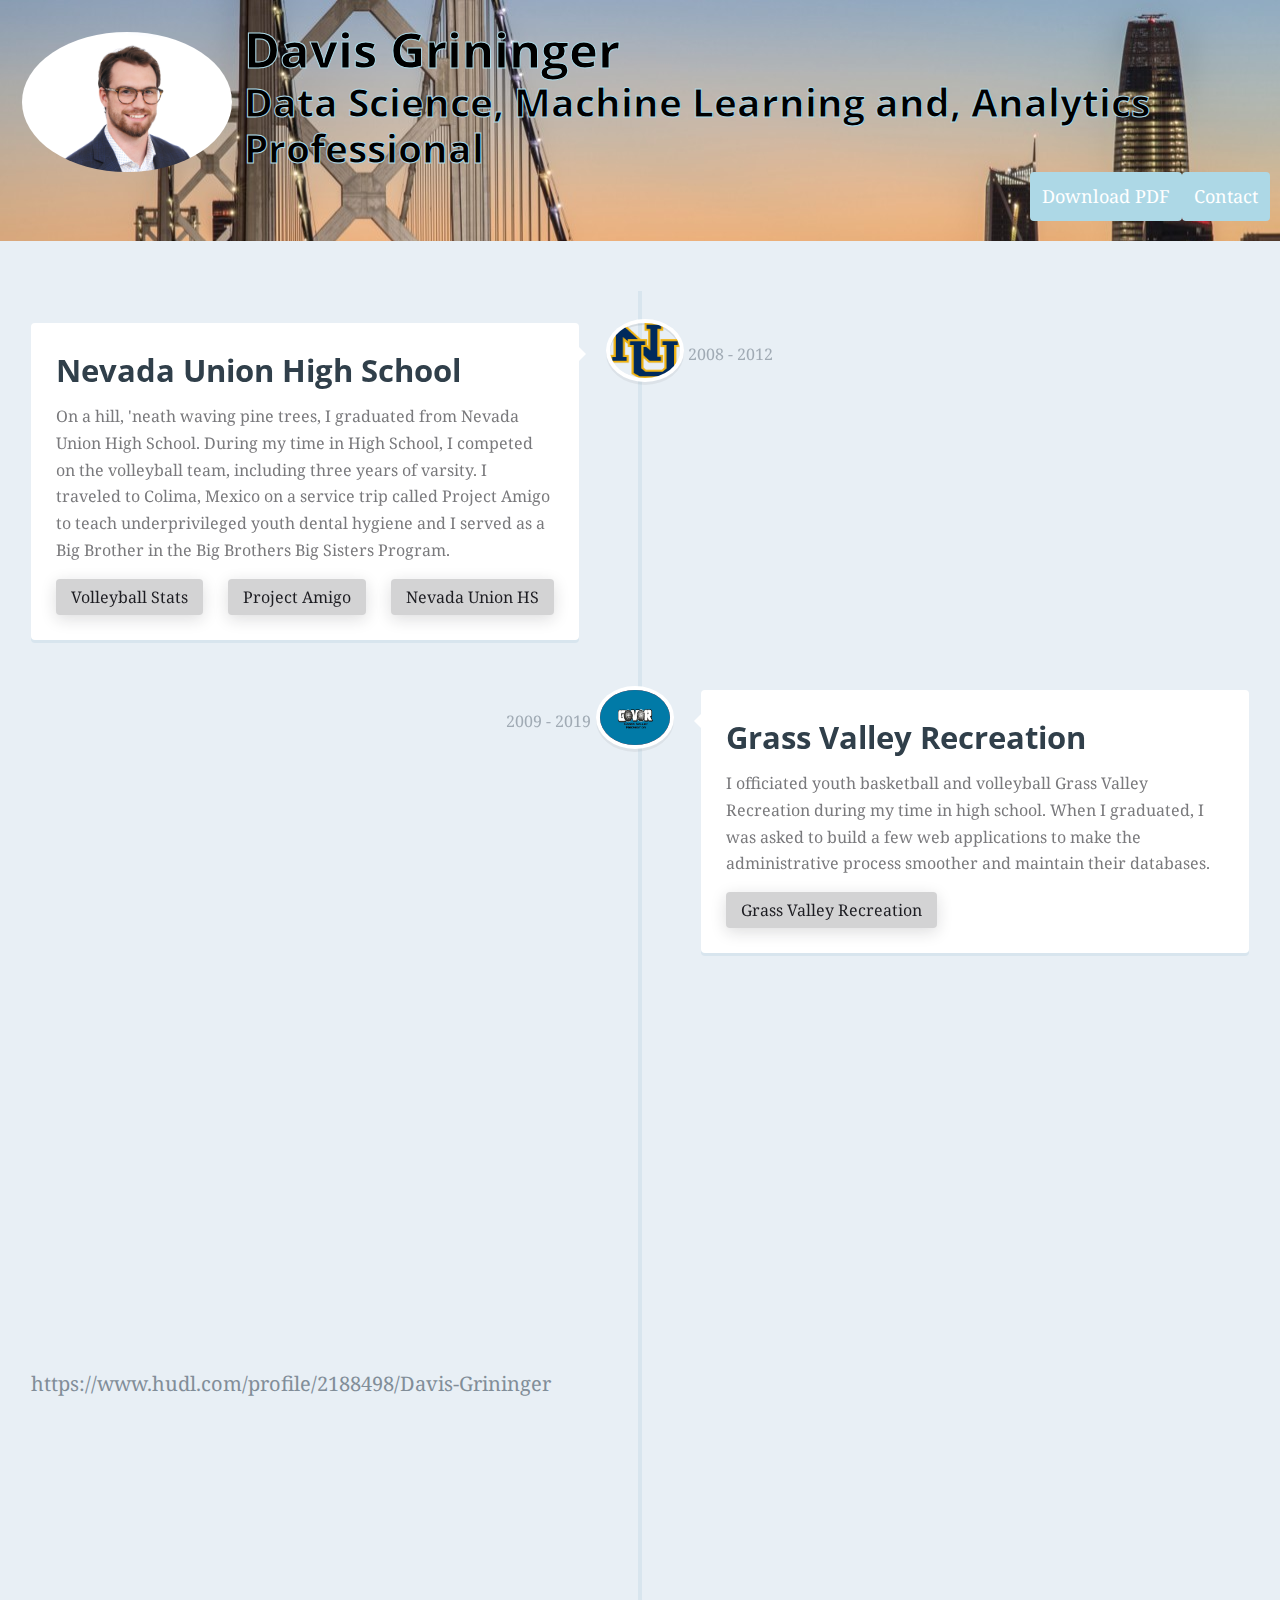
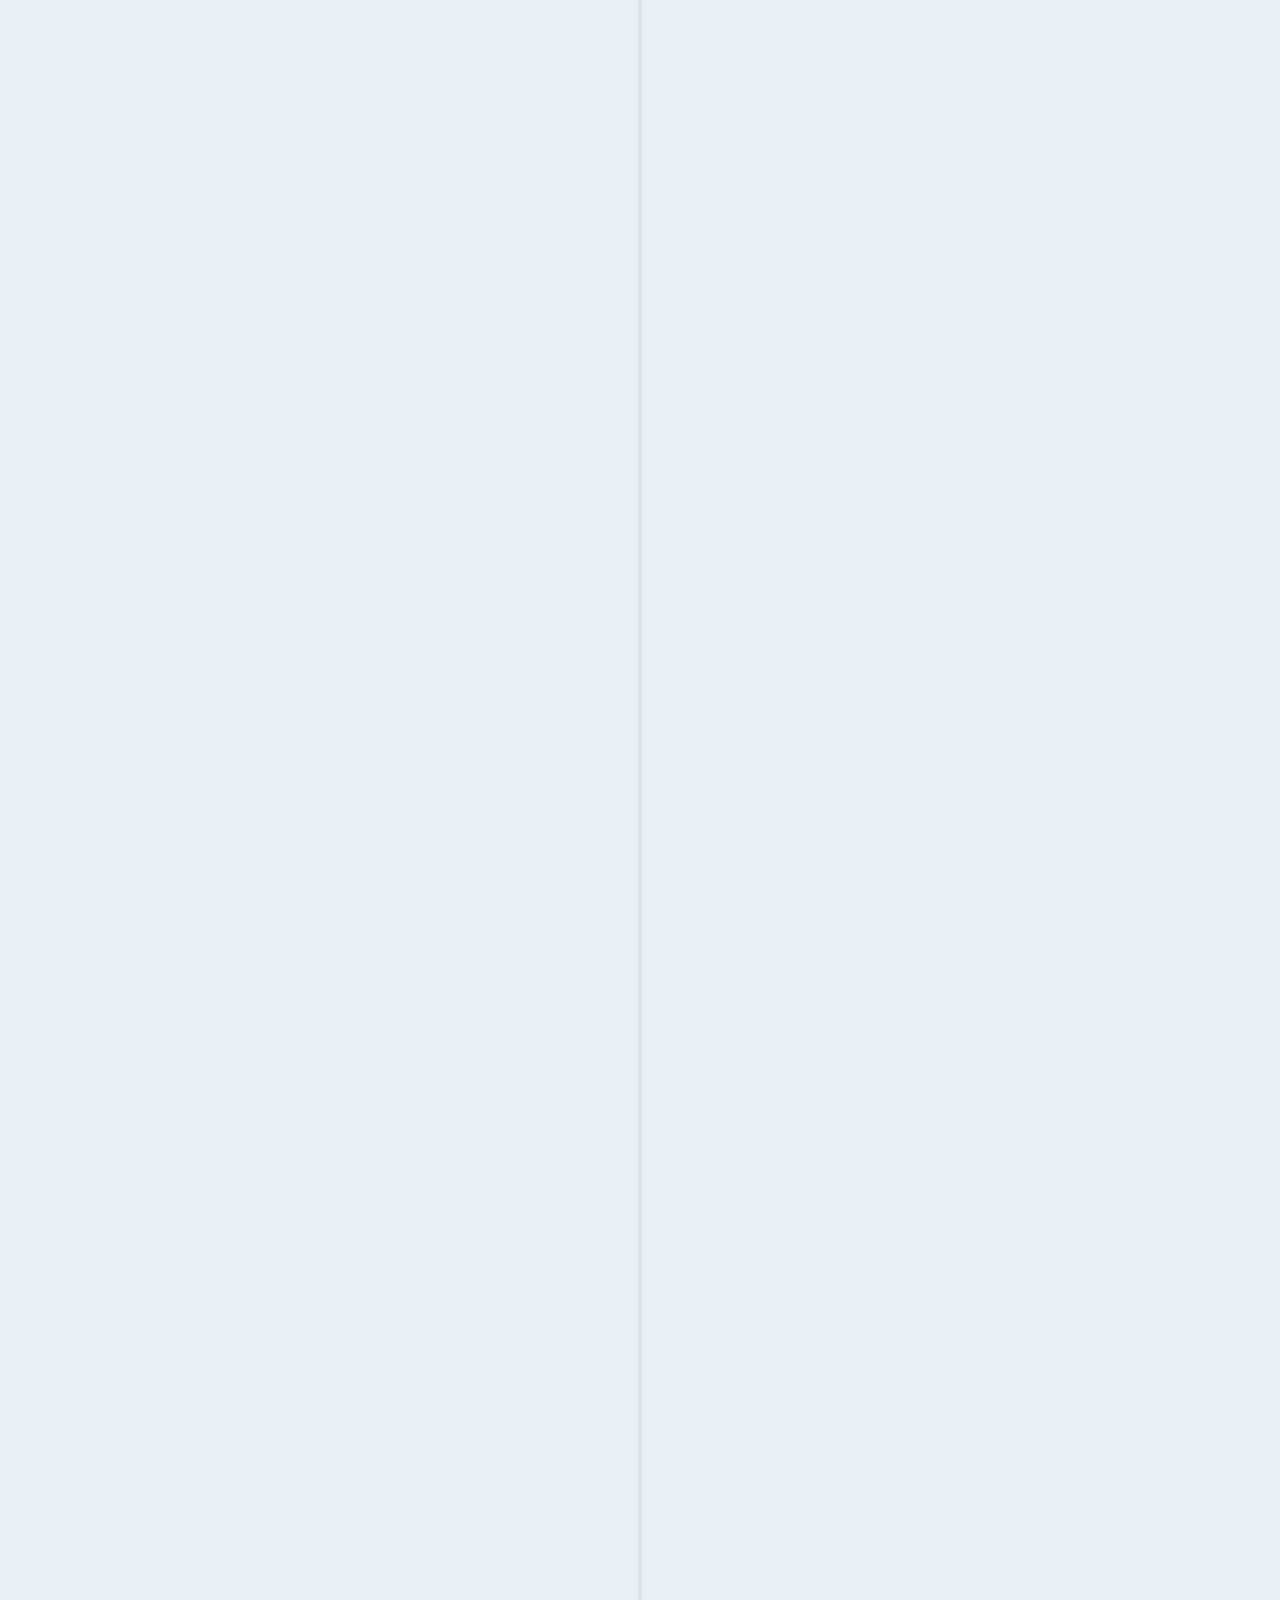
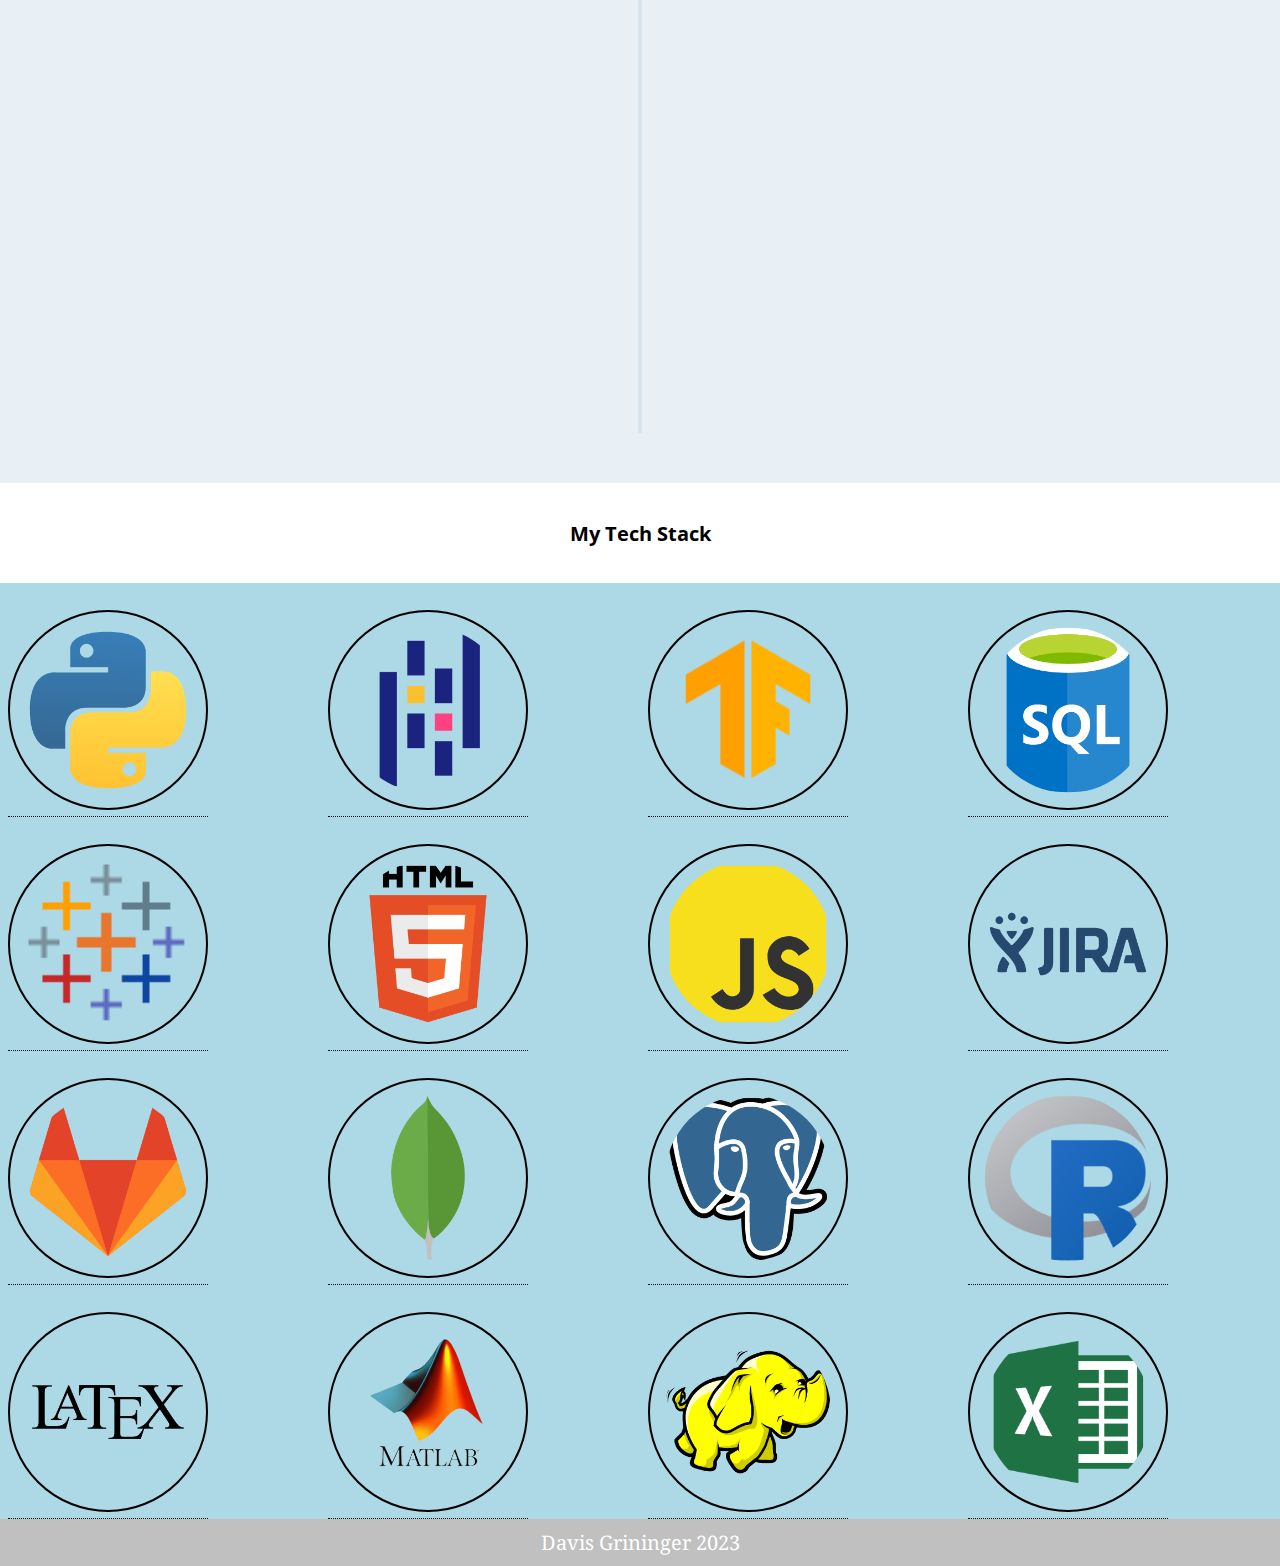
<file: index.html>
<!DOCTYPE html>


<head>
  <meta charset="UTF-8">
  <link rel="stylesheet" href="style.css">
  <meta charset="UTF-8">
  <meta name="viewport" content="width=device-width, initial-scale=1">
  <script>document.getElementsByTagName("html")[0].className += " js";</script>
  <link rel="stylesheet" href="assets/css/style.css">
</head>

<div class="header">
    <a href="index.html" class="logo">
      <img src="Davis_Grininger_headshot.jpg" alt="Logo" width="210" height="140" href="index.html" style="border-radius: 50%;">
    </a>
    <div class="header-left">
      <div class="title-container">
        <h1 class="bigtitle">Davis Grininger</h1>
        <h2 class = "bigtitle">Data Science, Machine Learning and, Analytics Professional </h2>
      </div>
      <div class = header-right>
      <a class="active" href="DavisGrininger_2023.pdf" download>Download PDF</a>
      <a class="active" href="contact.html">Contact</a>
      </div>
    </div>
</div>

<body>
  <section class="cd-timeline js-cd-timeline">
    <div class="container max-width-lg cd-timeline__container">
      <div class="cd-timeline__block">
        <div class="cd-timeline__img">
          <img src="NU.png" alt="Picture">
        </div> <!-- cd-timeline__img -->

        <div class="cd-timeline__content text-component">
          <h2>Nevada Union High School</h2>
          <p class="color-contrast-medium">On a hill, 'neath waving pine trees, I graduated from Nevada Union High School. During my time in High School, I competed on the volleyball team, including three years of varsity. I traveled to Colima, Mexico on a service trip called Project Amigo to teach underprivileged youth dental hygiene and I served as a Big Brother in the Big Brothers Big Sisters Program.  </p>

          <div class="flex justify-between items-center">
            <span class="cd-timeline__date">2008 - 2012</span>
            <a href="https://www.maxpreps.com/ca/grass-valley/nevada-union-miners/athletes/dt-grininger/?careerid=b815rh092jc99" class="btn btn--subtle">Volleyball Stats</a>
            <a href="https://www.theunion.com/project-amigo-nu-students-conduct-clinic-in-rural-mexico/article_cad71f1f-d4e7-57bd-8082-6921e3175ea5.html" class="btn btn--subtle">Project Amigo</a>
            <a href="https://nevadaunion.njuhsd.com/" class="btn btn--subtle">Nevada Union HS</a>
          </div>
        </div> <!-- cd-timeline__content -->
      </div> <!-- cd-timeline__block -->

      <div class="cd-timeline__block">
        <div class="cd-timeline__img cd-timeline__img--movie">
          <img src="gvr.png" alt="Picture">
        </div> <!-- cd-timeline__img -->

        <div class="cd-timeline__content text-component">
          <h2>Grass Valley Recreation</h2>
          <p class="color-contrast-medium"> I officiated youth basketball and volleyball Grass Valley Recreation during my time in high school. When I graduated, I was asked to build a few web applications to make the administrative process smoother and maintain their databases.  </p>
          
          <div class="flex justify-between items-center">
            <span class="cd-timeline__date">2009 - 2019</span>
            <a  href = "https://grassvalleyrec.com/"class="btn btn--subtle">Grass Valley Recreation </a>
          </div>
        </div> <!-- cd-timeline__content -->
      </div> <!-- cd-timeline__block -->

      <div class="cd-timeline__block">
        <div class="cd-timeline__img cd-timeline__img--picture">
          <img src="SBCC.png" class = "img" alt="Picture">
        </div> <!-- cd-timeline__img -->

        <div class="cd-timeline__content text-component">
          <h2>Santa Barbara City College</h2>
          <p class="color-contrast-medium">I attended Santa Barbara City College starting in August of 2012. I played volleyball for the Vaqueros for two years, making the CCCAA Scholar team in 2013. Additionally, in Spring of 2013 I was inducted into Sigma Delta Mu, a spanish speaking honor society. I ended my time at SBCC with two AA degrees, one in Mathematics and the other in Behavioral Science. Go Vaqs!</p>

          <div class="flex justify-between items-center">
            <span class="cd-timeline__date">2012 - 2016</span>
            <a href="https://www.sbccvaqueros.com/sports/mvball/2013-14/bios/grininger_davis_i770?view=profile" class="btn btn--subtle">Volleyball Stats</a>
            <a href="https://www.hudl.com/profile/2188498/Davis-Grininger" class="btn btn--subtle">Volleyball Highlights</a>
            <a href="https://sigmadeltamu.org/" class="btn btn--subtle">Sigma Delta Mu</a>
          </div>
        </div> <!-- cd-timeline__content -->
      </div> <!-- cd-timeline__block --> https://www.hudl.com/profile/2188498/Davis-Grininger

      <div class="cd-timeline__block">
        <div class="cd-timeline__img cd-timeline__img--location">
          <img src="zmz.png" alt="Location">
        </div> <!-- cd-timeline__img -->

        <div class="cd-timeline__content text-component">
          <h2>ZUMIEZ</h2>
          <p class="color-contrast-medium">My college job was working at the skate store in Downtown Santa Barbara. I started as a seasonal sales member of the team and worked my way into management. I was ableto be apart of the hiring process for new salespeople as well as a key holder to the shop. Additionally, I was awarded the 100K award which is given to the top sellers in the company. </p>

          <div class="flex justify-between items-center">
            <span class="cd-timeline__date">2013 - 2015</span>
          </div>
        </div> <!-- cd-timeline__content -->
      </div> <!-- cd-timeline__block -->

      <div class="cd-timeline__block">
        <div class="cd-timeline__img cd-timeline__img--location">
          <img src="scu.png" alt="Location">
        </div> <!-- cd-timeline__img -->

        <div class="cd-timeline__content text-component">
          <h2>Santa Clara University</h2>
          <p class="color-contrast-medium">With only two years to make an impact at SCU, I tried  to do as much as possible. I joined Sigma Chi Fraternity in my first fall quarter and was fortunate to be apart of an organization to raise over 50,000 dollars for the John Lester Foundation and the Huntsman Cancer Institute. I held the service chair position in my fraternity in my final year where I organized community service opportunities for our members. The next quarter I started doing research which would lead to a published paper following my graduation. On campus, I worked as a teachers assistant for physics professors and referred basketball games. Additionally, I was a two time intramural champ. </p>

          <div class="flex justify-between items-center">
            <span class="cd-timeline__date">2016 - 2018</span>
            <a href="https://journals.physiology.org/doi/full/10.1152/jn.00080.2020" class="btn btn--subtle">Publication</a>
            <a href="https://www.johnlesterfoundation.org/" class="btn btn--subtle">JLF</a>
          </div>
        </div> <!-- cd-timeline__content -->
      </div> <!-- cd-timeline__block -->

      <div class="cd-timeline__block">
        <div class="cd-timeline__img cd-timeline__img--movie">
          <img src="tesle.png" alt="picture">
        </div> <!-- cd-timeline__img -->

        <div class="cd-timeline__content text-component">
          <h2>Tesla</h2>
          <p class="color-contrast-medium">Before I graduated from Santa Clara University, I started working in Tesla's flagship showroom in San Jose. As a Cistomer Experience Specialist I generated over 4.5 Million dollars in revenue selling models S, 3, X and, Y. </p>

          <div class="flex justify-between items-center">
            <span class="cd-timeline__date">2018 - 2019</span>
          </div>
        </div> <!-- cd-timeline__content -->
      </div> <!-- cd-timeline__block -->
      <div class="cd-timeline__block">
          <div class="cd-timeline__img cd-timeline__img--location">
            <img src="google.png" alt="picture">
          </div> <!-- cd-timeline__img -->
  
          <div class="cd-timeline__content text-component">
            <h2>Google</h2>
            <p class="color-contrast-medium">I joined Google as a contractor with BCForward. At Google, I worked as a DevOps Engineer and worked with mobile developers on the Google Play Store. While I was there, I was a key member during the integration of our internal ticketing system, Cases2. </p>
  
            <div class="flex justify-between items-center">
              <span class="cd-timeline__date">2019</span>
            </div>
          </div> <!-- cd-timeline__content -->
        </div> <!-- cd-timeline__block -->
  
        <div class="cd-timeline__block">
          <div class="cd-timeline__img cd-timeline__img--movie">
            <img src="ucb.png" alt="Movie">
          </div> <!-- cd-timeline__img -->
  
          <div class="cd-timeline__content text-component">
            <h2>UC Berkeley Extension</h2>
            <p class="color-contrast-medium">I enrolled in the Data Analytics Bootcamp to enhance my technical skills. During my time there, I sharpened my Python, Javascript, Tableau, R and Excel skills. I learned new skills like machine learning and used machine learning for my final project where I attempted to predict a professional baseball players salary based on their performance. </p>
  
            <div class="flex justify-between items-center">
              <span class="cd-timeline__date">2019</span>
              <a href="https://github.com/davisgrininger/final_project" class="btn btn--subtle">Final Project</a>

            </div>
          </div> <!-- cd-timeline__content -->
        </div> <!-- cd-timeline__block -->
        <div class="cd-timeline__block">
            <div class="cd-timeline__img cd-timeline__img--location">
              <img src="cbre.png" alt="Location">
            </div> <!-- cd-timeline__img -->
    
            <div class="cd-timeline__content text-component">
              <h2>CBRE</h2>
              <p class="color-contrast-medium">In 2019, I started as a Data Intelligence Manager in the Northern California region. After a few months from the start of the pandemic, I was promoted to Sr. Manager and inherited the Field Research team. We produced 20 quarterly reports describing the health of the Commercial Real Estate market. In 2021, I shed my Field Research responsibilities and was promoted to Associate Director of Data Intelligence. As a Director, I was focused on data strategy, creating new technologies to enhance the Broker Operating Platform and, impleting a new global research platform.    </p>
    
              <div class="flex justify-between items-center">
                <span class="cd-timeline__date">2019 - 2022</span>
                <a href="https://www.cbre.com/insights/figures/san-francisco-industrial-marketview-q2-2020" class="btn btn--subtle">MarketView Snapshot</a>
                <a href="https://www.cbre.com/insights/figures/sacramento-office-marketview-q3-2020" class="btn btn--subtle">MarketView Report </a>
              </div>
            </div> <!-- cd-timeline__content -->
          </div> <!-- cd-timeline__block --> 
    </div>
    <script src="assets/js/main.js"></script>
  </section> <!-- cd-timeline -->
  <div class="centered-text" >
      <p>My Tech Stack</p>
    </div>    

  <section class = "background">
      <div class="row" class = "logo-container">
        <br>
          <div class="column">
              <div class="tooltip">
            <img src="assets/python.png" class = "softwarelogo" class="hover-shadow" class="tooltip" right: 50px >
                <span class="tooltiptext">Python: 9 Years</span>
              </div>
          </div>
          <div class="column">
              <div class="tooltip">
            <img src="assets/icons8-pandas-144.png" class = "softwarelogo" class="hover-shadow" class="tooltip">
                <span class="tooltiptext">Pandas: 9 Years</span>
              </div>
          </div>
          <div class="column">
              <div class="tooltip">
            <img src="assets/icons8-tensorflow-144.png" class = "softwarelogo" class="hover-shadow" class="tooltip">
                <span class="tooltiptext">TensorFlow: 5 Years</span>
              </div>
          </div>
          <div class="column">
              <div class="tooltip">
            <img src="assets/sql-database-generic.png" class = "softwarelogo" class="hover-shadow" class="tooltip">
                <span class="tooltiptext">SQL: 9 Years</span>
              </div>
            </div>
        </div>
        <br>
        <div class="row">
            <div class="column">
                <div class="tooltip">
              <img src="assets/tableau.png" class = "softwarelogo" class="hover-shadow" class="tooltip">
                  <span class="tooltiptext">Tableau: 6 Years</span>
                </div>
            </div>
            <div class="column">
                <div class="tooltip">
              <img src="assets/html5.png" class = "softwarelogo" class="hover-shadow" class="tooltip">
                  <span class="tooltiptext">HTML: 3 Years</span>
                </div>
            </div>
            <div class="column">
                <div class="tooltip">
              <img src="assets/javascript.png" class = "softwarelogo" class="hover-shadow" class="tooltip">
                  <span class="tooltiptext">Javascript: 3 Years</span>
                </div>
            </div>
            <div class="column">
                <div class="tooltip">
              <img src="assets/jira.png" class = "softwarelogo" class="hover-shadow" class="tooltip">
                  <span class="tooltiptext">JIRA: 3 Years</span>
                </div>
            </div>
          </div>
          <br>
          <div class="row">
              <div class="column">
                  <div class="tooltip">
                <img src="assets/gitlab.png" class = "softwarelogo" class="hover-shadow" class="tooltip">
                    <span class="tooltiptext">Gitlab: 2 Years</span>
                  </div>
              </div>
              <div class="column">
                  <div class="tooltip">
                <img src="assets/mongodb.png" class = "softwarelogo" class="hover-shadow" class="tooltip">
                    <span class="tooltiptext">MongoDB: 2 Years</span>
                  </div>
              </div>
              <div class="column">
                  <div class="tooltip">
                <img src="assets/postgresql.png" class = "softwarelogo" class="hover-shadow" class="tooltip">
                    <span class="tooltiptext">Postgres: 4 Years</span>
                  </div>
              </div>
              <div class="column">
                  <div class="tooltip">
                <img src="assets/r.png" class = "softwarelogo" class="hover-shadow" class="tooltip">
                    <span class="tooltiptext">R: 2 Years</span>
                  </div>
              </div>
            </div>
            <br>
            <div class="row">
                <div class="column">
                    <div class="tooltip">
                  <img src="assets/latex.png" class = "softwarelogo"  class="hover-shadow" class="tooltip">
                      <span class="tooltiptext">LaTex: 1 Year</span>
                    </div>
                </div>
                <div class="column">
                    <div class="tooltip">
                  <img src="assets/matlab.png" class = "softwarelogo" class="hover-shadow" class="tooltip">
                      <span class="tooltiptext">Matlab: 3 Years</span>
                    </div>
                </div>
                <div class="column">
                    <div class="tooltip">
                  <img src="assets/apache-hadoop.png" class = "softwarelogo" class="hover-shadow" class="tooltip">
                      <span class="tooltiptext">Hadoop: 2 Years</span>
                    </div>
                </div>
                <div class="column">
                    <div class="tooltip">
                  <img src="assets/excel.png" class = "softwarelogo" class="hover-shadow" class="tooltip">
                      <span class="tooltiptext">Excel: 10 Years</span>
                    </div>
                </div>
              </div>


  </section>

</body>

            
<footer>
    <div class = "footer">
        <p style = "text-align: center"> Davis Grininger 2023</p>
    </div>
</footer>

</html>
</file>
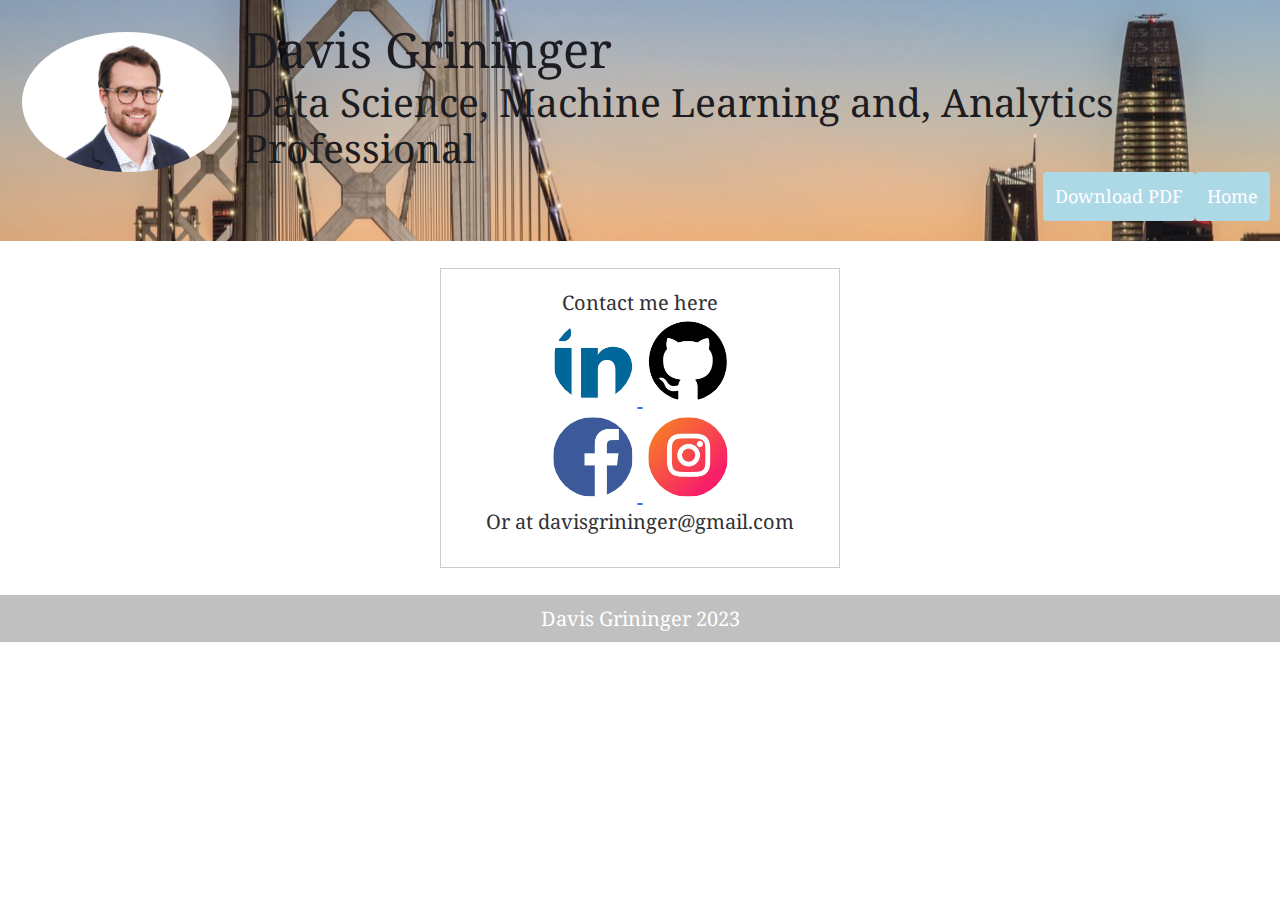
<file: contact.html>
<!DOCTYPE html>
<head>
        <meta charset="UTF-8">
        <link rel="stylesheet" href="style.css">
        <meta charset="UTF-8">
        <meta name="viewport" content="width=device-width, initial-scale=1">
        <script>document.getElementsByTagName("html")[0].className += " js";</script>
        <link rel="stylesheet" href="assets/css/style.css">
      </head>
      
      <div class="header">
          <a href="index.html" class="logo">
            <img src="Davis_Grininger_headshot.jpg" alt="Logo" width="210" height="140" style="border-radius: 50%;" href="index.html">
          </a>
          <div class="header-left">
            <div class="title-container">
              <h1>Davis Grininger</h1>
              <h2>Data Science, Machine Learning and, Analytics Professional </h2>
            </div>
            <div class = header-right>
            <a class="active" href="DavisGrininger_2023.pdf" download>Download PDF</a>
            <a class="active" href="index.html">Home</a>
            </div>
          </div>
      </div>

<br>

  <body>
    <div id="box-container">
      Contact me here
      <br>
      <row>
        <a href = "https://www.linkedin.com/in/davis-grininger-79b1ba137/">
          <img src = "assets/linkedin.png" class="smalllogo">
        </a>
        <a href = "https://github.com/davisgrininger">
          <img src = "assets/github.png" class="smalllogo">
        </a>
      </row>
      <br>
      <row>
          <a href = "https://www.facebook.com/DTGrininger/">
            <img src = "assets/facebook.png" class="smalllogo">
          </a>
          <a href = "https://www.instagram.com/davisgrininger/">
            <img src = "assets/instagram.png" class="smalllogo">
          </a>
        </row>
        <br>
        <row>Or at davisgrininger@gmail.com</row>  

    </div>
  </body>
</html>



<br>





      <footer>
          <div class = "footer">
              <p style = "text-align: center"> Davis Grininger 2023</p>
          </div>
      </footer>


</html>
</file>
<file: style.css>
/* Style the header with a grey background and some padding */
.header {
    overflow: hidden;
    background: url('SF Skyline.jpeg');
    padding: 20px 10px;
  }
  
  /* Style the header links */
  .header a {
    float: left;
    color: black;
    text-align: center;
    padding: 12px;
    text-decoration: none;
    font-size: 18px;
    line-height: 25px;
    border-radius: 4px;
    
  }
  
  /* Style the logo link (notice that we set the same value of line-height and font-size to prevent the header to increase when the font gets bigger */
  .header a.logo {
    font-size: 25px;
    font-weight: bold;
  }
  
  /* Change the background color on mouse-over */
  .header a:hover {
    background-color: #ddd;
    color: black;
  }
  
  /* Style the active/current link*/
  .header a.active {
    background-color:lightblue;
    color: white;
  }
  
  /* Float the link section to the right */
  .header-right {
    float: right;
  }
  
  /* Add media queries for responsiveness - when the screen is 500px wide or less, stack the links on top of each other */
  @media screen and (max-width: 500px) {
    .header a {
      float: none;
      display: block;
      text-align: left;
    }
    .header-right {
      float: none;
    }
  }

img {
  border-radius: 50%;
}

.bigtitle {
  font-family:'Open Sans', sans-serif;
  font-weight: bold;
  color: black;
  -webkit-text-stroke: 1px lightblue;
  text-stroke: 1px lightblue;
}



/*---------------*/


/* Tooltip container */
.tooltip {
  position: relative;
  display: inline-block;
  border-bottom: 1px dotted black; /* If you want dots under the hoverable text */
}

/* Tooltip text */
.tooltip .tooltiptext {
  visibility: hidden;
  width: 120px;
  background-color: #555;
  color: #fff;
  font-family:'Open Sans', sans-serif;
  font-weight: bold;
  text-align: center;
  padding: 5px 0;
  border-radius: 6px;

  /* Position the tooltip text */
  position: absolute;
  z-index: 1;
  bottom: 125%;
  left: 50%;
  margin-left: -60px;

  /* Fade in tooltip */
  opacity: 0;
  transition: opacity 0.3s;
}

/* Tooltip arrow */
.tooltip .tooltiptext::after {
  content: "";
  position: absolute;
  top: 100%;
  left: 50%;
  margin-left: -5px;
  border-width: 5px;
  border-style: solid;
  border-color: #555 transparent transparent transparent;
}

/* Show the tooltip text when you mouse over the tooltip container */
.tooltip:hover .tooltiptext {
  visibility: visible;
  opacity: 1;
}

.row > .column {
  padding: 0 8px;
}

.row:after {
  content: "";
  display: table;
  clear: both;
}

/* Create four equal columns that floats next to eachother */
.column {
  float: left;
  width: 25%;
}

img.hover-shadow {
  transition: 0.3s;
}

.hover-shadow:hover {
  box-shadow: 0 4px 8px 0 rgba(0, 0, 0, 0.2), 0 6px 20px 0 rgba(0, 0, 0, 0.19);
}

.centered-text {
  display: flex;
  font-size: 50 px;
  font-family:'Open Sans', sans-serif;
  font-weight: bold;
  color: black;
  justify-content: center;
  align-items: center;
  height: 100px; /* or whatever height you want the div to be */
  padding: 20px; /* add padding here */
}

.background{
  background: lightblue;
}

.logo-container {
  display: flex;
  justify-content: space-between;
  width: 100%;
}

.softwarelogo {
  width: 200px;
  height: 200px;
  padding: 15px;
  left: -50px;
  object-fit: cover;
  border: 2px solid black;
}

.footer {
  background-color: silver;
  padding:10px;
  color:white;
  border-top:10px navy; 
}

/** --------------*/
#box-container {
  width: 400px;
  height: 300px;
  margin: 0 auto;
  background-color: #fff;
  border: 1px solid #ccc;
  padding: 20px;
  font-size: 20px;
  text-align: center;
}


.smalllogo{
  width: 90px;
  height: 90px;
  padding: 5px;
}
</file>
<file: assets/css/style.css>
@import url("https://fonts.googleapis.com/css?family=Droid+Serif|Open+Sans:400,700");*,*::after,*::before{box-sizing:inherit}*{font:inherit}html,body,div,span,applet,object,iframe,h1,h2,h3,h4,h5,h6,p,blockquote,pre,a,abbr,acronym,address,big,cite,code,del,dfn,em,img,ins,kbd,q,s,samp,small,strike,strong,sub,sup,tt,var,b,u,i,center,dl,dt,dd,ol,ul,li,fieldset,form,label,legend,table,caption,tbody,tfoot,thead,tr,th,td,article,aside,canvas,details,embed,figure,figcaption,footer,header,hgroup,menu,nav,output,ruby,section,summary,time,mark,audio,video,hr{margin:0;padding:0;border:0}html{box-sizing:border-box}body{background-color:hsl(0, 0%, 100%);background-color:var(--color-bg, white)}article,aside,details,figcaption,figure,footer,header,hgroup,menu,nav,section,main,form legend{display:block}ol,ul{list-style:none}blockquote,q{quotes:none}button,input,textarea,select{margin:0}.btn,.form-control,.link,.reset{background-color:transparent;padding:0;border:0;border-radius:0;color:inherit;line-height:inherit;-webkit-appearance:none;-moz-appearance:none;appearance:none}select.form-control::-ms-expand{display:none}textarea{resize:vertical;overflow:auto;vertical-align:top}input::-ms-clear{display:none}table{border-collapse:collapse;border-spacing:0}img,video,svg{max-width:100%}[data-theme]{background-color:hsl(0, 0%, 100%);background-color:var(--color-bg, #fff);color:hsl(240, 4%, 20%);color:var(--color-contrast-high, #313135)}:root{--space-unit:  1em;--space-xxxxs: calc(0.125*var(--space-unit));--space-xxxs:  calc(0.25*var(--space-unit));--space-xxs:   calc(0.375*var(--space-unit));--space-xs:    calc(0.5*var(--space-unit));--space-sm:    calc(0.75*var(--space-unit));--space-md:    calc(1.25*var(--space-unit));--space-lg:    calc(2*var(--space-unit));--space-xl:    calc(3.25*var(--space-unit));--space-xxl:   calc(5.25*var(--space-unit));--space-xxxl:  calc(8.5*var(--space-unit));--space-xxxxl: calc(13.75*var(--space-unit));--component-padding: var(--space-md)}:root{--max-width-xxs: 32rem;--max-width-xs:  38rem;--max-width-sm:  48rem;--max-width-md:  64rem;--max-width-lg:  80rem;--max-width-xl:  90rem;--max-width-xxl: 120rem}.container{width:calc(100% - 1.25em);width:calc(100% - 2*var(--component-padding));margin-left:auto;margin-right:auto}.max-width-xxs{max-width:32rem;max-width:var(--max-width-xxs)}.max-width-xs{max-width:38rem;max-width:var(--max-width-xs)}.max-width-sm{max-width:48rem;max-width:var(--max-width-sm)}.max-width-md{max-width:64rem;max-width:var(--max-width-md)}.max-width-lg{max-width:80rem;max-width:var(--max-width-lg)}.max-width-xl{max-width:90rem;max-width:var(--max-width-xl)}.max-width-xxl{max-width:120rem;max-width:var(--max-width-xxl)}.max-width-adaptive-sm{max-width:38rem;max-width:var(--max-width-xs)}@media (min-width: 64rem){.max-width-adaptive-sm{max-width:48rem;max-width:var(--max-width-sm)}}.max-width-adaptive-md{max-width:38rem;max-width:var(--max-width-xs)}@media (min-width: 64rem){.max-width-adaptive-md{max-width:64rem;max-width:var(--max-width-md)}}.max-width-adaptive,.max-width-adaptive-lg{max-width:38rem;max-width:var(--max-width-xs)}@media (min-width: 64rem){.max-width-adaptive,.max-width-adaptive-lg{max-width:64rem;max-width:var(--max-width-md)}}@media (min-width: 90rem){.max-width-adaptive,.max-width-adaptive-lg{max-width:80rem;max-width:var(--max-width-lg)}}.max-width-adaptive-xl{max-width:38rem;max-width:var(--max-width-xs)}@media (min-width: 64rem){.max-width-adaptive-xl{max-width:64rem;max-width:var(--max-width-md)}}@media (min-width: 90rem){.max-width-adaptive-xl{max-width:90rem;max-width:var(--max-width-xl)}}.grid{--grid-gap: 0px;display:-ms-flexbox;display:flex;-ms-flex-wrap:wrap;flex-wrap:wrap}.grid>*{-ms-flex-preferred-size:100%;flex-basis:100%}[class*="grid-gap"]{margin-bottom:1em * -1;margin-bottom:calc(var(--grid-gap, 1em)*-1);margin-right:1em * -1;margin-right:calc(var(--grid-gap, 1em)*-1)}[class*="grid-gap"]>*{margin-bottom:1em;margin-bottom:var(--grid-gap, 1em);margin-right:1em;margin-right:var(--grid-gap, 1em)}.grid-gap-xxxxs{--grid-gap: var(--space-xxxxs)}.grid-gap-xxxs{--grid-gap: var(--space-xxxs)}.grid-gap-xxs{--grid-gap: var(--space-xxs)}.grid-gap-xs{--grid-gap: var(--space-xs)}.grid-gap-sm{--grid-gap: var(--space-sm)}.grid-gap-md{--grid-gap: var(--space-md)}.grid-gap-lg{--grid-gap: var(--space-lg)}.grid-gap-xl{--grid-gap: var(--space-xl)}.grid-gap-xxl{--grid-gap: var(--space-xxl)}.grid-gap-xxxl{--grid-gap: var(--space-xxxl)}.grid-gap-xxxxl{--grid-gap: var(--space-xxxxl)}.col{-ms-flex-positive:1;flex-grow:1;-ms-flex-preferred-size:0;flex-basis:0;max-width:100%}.col-1{-ms-flex-preferred-size:calc(8.33% - 0.01px - 1em);-ms-flex-preferred-size:calc(8.33% - 0.01px - var(--grid-gap, 1em));flex-basis:calc(8.33% - 0.01px - 1em);flex-basis:calc(8.33% - 0.01px - var(--grid-gap, 1em));max-width:calc(8.33% - 0.01px - 1em);max-width:calc(8.33% - 0.01px - var(--grid-gap, 1em))}.col-2{-ms-flex-preferred-size:calc(16.66% - 0.01px - 1em);-ms-flex-preferred-size:calc(16.66% - 0.01px - var(--grid-gap, 1em));flex-basis:calc(16.66% - 0.01px - 1em);flex-basis:calc(16.66% - 0.01px - var(--grid-gap, 1em));max-width:calc(16.66% - 0.01px - 1em);max-width:calc(16.66% - 0.01px - var(--grid-gap, 1em))}.col-3{-ms-flex-preferred-size:calc(25% - 0.01px - 1em);-ms-flex-preferred-size:calc(25% - 0.01px - var(--grid-gap, 1em));flex-basis:calc(25% - 0.01px - 1em);flex-basis:calc(25% - 0.01px - var(--grid-gap, 1em));max-width:calc(25% - 0.01px - 1em);max-width:calc(25% - 0.01px - var(--grid-gap, 1em))}.col-4{-ms-flex-preferred-size:calc(33.33% - 0.01px - 1em);-ms-flex-preferred-size:calc(33.33% - 0.01px - var(--grid-gap, 1em));flex-basis:calc(33.33% - 0.01px - 1em);flex-basis:calc(33.33% - 0.01px - var(--grid-gap, 1em));max-width:calc(33.33% - 0.01px - 1em);max-width:calc(33.33% - 0.01px - var(--grid-gap, 1em))}.col-5{-ms-flex-preferred-size:calc(41.66% - 0.01px - 1em);-ms-flex-preferred-size:calc(41.66% - 0.01px - var(--grid-gap, 1em));flex-basis:calc(41.66% - 0.01px - 1em);flex-basis:calc(41.66% - 0.01px - var(--grid-gap, 1em));max-width:calc(41.66% - 0.01px - 1em);max-width:calc(41.66% - 0.01px - var(--grid-gap, 1em))}.col-6{-ms-flex-preferred-size:calc(50% - 0.01px - 1em);-ms-flex-preferred-size:calc(50% - 0.01px - var(--grid-gap, 1em));flex-basis:calc(50% - 0.01px - 1em);flex-basis:calc(50% - 0.01px - var(--grid-gap, 1em));max-width:calc(50% - 0.01px - 1em);max-width:calc(50% - 0.01px - var(--grid-gap, 1em))}.col-7{-ms-flex-preferred-size:calc(58.33% - 0.01px - 1em);-ms-flex-preferred-size:calc(58.33% - 0.01px - var(--grid-gap, 1em));flex-basis:calc(58.33% - 0.01px - 1em);flex-basis:calc(58.33% - 0.01px - var(--grid-gap, 1em));max-width:calc(58.33% - 0.01px - 1em);max-width:calc(58.33% - 0.01px - var(--grid-gap, 1em))}.col-8{-ms-flex-preferred-size:calc(66.66% - 0.01px - 1em);-ms-flex-preferred-size:calc(66.66% - 0.01px - var(--grid-gap, 1em));flex-basis:calc(66.66% - 0.01px - 1em);flex-basis:calc(66.66% - 0.01px - var(--grid-gap, 1em));max-width:calc(66.66% - 0.01px - 1em);max-width:calc(66.66% - 0.01px - var(--grid-gap, 1em))}.col-9{-ms-flex-preferred-size:calc(75% - 0.01px - 1em);-ms-flex-preferred-size:calc(75% - 0.01px - var(--grid-gap, 1em));flex-basis:calc(75% - 0.01px - 1em);flex-basis:calc(75% - 0.01px - var(--grid-gap, 1em));max-width:calc(75% - 0.01px - 1em);max-width:calc(75% - 0.01px - var(--grid-gap, 1em))}.col-10{-ms-flex-preferred-size:calc(83.33% - 0.01px - 1em);-ms-flex-preferred-size:calc(83.33% - 0.01px - var(--grid-gap, 1em));flex-basis:calc(83.33% - 0.01px - 1em);flex-basis:calc(83.33% - 0.01px - var(--grid-gap, 1em));max-width:calc(83.33% - 0.01px - 1em);max-width:calc(83.33% - 0.01px - var(--grid-gap, 1em))}.col-11{-ms-flex-preferred-size:calc(91.66% - 0.01px - 1em);-ms-flex-preferred-size:calc(91.66% - 0.01px - var(--grid-gap, 1em));flex-basis:calc(91.66% - 0.01px - 1em);flex-basis:calc(91.66% - 0.01px - var(--grid-gap, 1em));max-width:calc(91.66% - 0.01px - 1em);max-width:calc(91.66% - 0.01px - var(--grid-gap, 1em))}.col-12{-ms-flex-preferred-size:calc(100% - 0.01px - 1em);-ms-flex-preferred-size:calc(100% - 0.01px - var(--grid-gap, 1em));flex-basis:calc(100% - 0.01px - 1em);flex-basis:calc(100% - 0.01px - var(--grid-gap, 1em));max-width:calc(100% - 0.01px - 1em);max-width:calc(100% - 0.01px - var(--grid-gap, 1em))}@media (min-width: 32rem){.col\@xs{-ms-flex-positive:1;flex-grow:1;-ms-flex-preferred-size:0;flex-basis:0;max-width:100%}.col-1\@xs{-ms-flex-preferred-size:calc(8.33% - 0.01px - 1em);-ms-flex-preferred-size:calc(8.33% - 0.01px - var(--grid-gap, 1em));flex-basis:calc(8.33% - 0.01px - 1em);flex-basis:calc(8.33% - 0.01px - var(--grid-gap, 1em));max-width:calc(8.33% - 0.01px - 1em);max-width:calc(8.33% - 0.01px - var(--grid-gap, 1em))}.col-2\@xs{-ms-flex-preferred-size:calc(16.66% - 0.01px - 1em);-ms-flex-preferred-size:calc(16.66% - 0.01px - var(--grid-gap, 1em));flex-basis:calc(16.66% - 0.01px - 1em);flex-basis:calc(16.66% - 0.01px - var(--grid-gap, 1em));max-width:calc(16.66% - 0.01px - 1em);max-width:calc(16.66% - 0.01px - var(--grid-gap, 1em))}.col-3\@xs{-ms-flex-preferred-size:calc(25% - 0.01px - 1em);-ms-flex-preferred-size:calc(25% - 0.01px - var(--grid-gap, 1em));flex-basis:calc(25% - 0.01px - 1em);flex-basis:calc(25% - 0.01px - var(--grid-gap, 1em));max-width:calc(25% - 0.01px - 1em);max-width:calc(25% - 0.01px - var(--grid-gap, 1em))}.col-4\@xs{-ms-flex-preferred-size:calc(33.33% - 0.01px - 1em);-ms-flex-preferred-size:calc(33.33% - 0.01px - var(--grid-gap, 1em));flex-basis:calc(33.33% - 0.01px - 1em);flex-basis:calc(33.33% - 0.01px - var(--grid-gap, 1em));max-width:calc(33.33% - 0.01px - 1em);max-width:calc(33.33% - 0.01px - var(--grid-gap, 1em))}.col-5\@xs{-ms-flex-preferred-size:calc(41.66% - 0.01px - 1em);-ms-flex-preferred-size:calc(41.66% - 0.01px - var(--grid-gap, 1em));flex-basis:calc(41.66% - 0.01px - 1em);flex-basis:calc(41.66% - 0.01px - var(--grid-gap, 1em));max-width:calc(41.66% - 0.01px - 1em);max-width:calc(41.66% - 0.01px - var(--grid-gap, 1em))}.col-6\@xs{-ms-flex-preferred-size:calc(50% - 0.01px - 1em);-ms-flex-preferred-size:calc(50% - 0.01px - var(--grid-gap, 1em));flex-basis:calc(50% - 0.01px - 1em);flex-basis:calc(50% - 0.01px - var(--grid-gap, 1em));max-width:calc(50% - 0.01px - 1em);max-width:calc(50% - 0.01px - var(--grid-gap, 1em))}.col-7\@xs{-ms-flex-preferred-size:calc(58.33% - 0.01px - 1em);-ms-flex-preferred-size:calc(58.33% - 0.01px - var(--grid-gap, 1em));flex-basis:calc(58.33% - 0.01px - 1em);flex-basis:calc(58.33% - 0.01px - var(--grid-gap, 1em));max-width:calc(58.33% - 0.01px - 1em);max-width:calc(58.33% - 0.01px - var(--grid-gap, 1em))}.col-8\@xs{-ms-flex-preferred-size:calc(66.66% - 0.01px - 1em);-ms-flex-preferred-size:calc(66.66% - 0.01px - var(--grid-gap, 1em));flex-basis:calc(66.66% - 0.01px - 1em);flex-basis:calc(66.66% - 0.01px - var(--grid-gap, 1em));max-width:calc(66.66% - 0.01px - 1em);max-width:calc(66.66% - 0.01px - var(--grid-gap, 1em))}.col-9\@xs{-ms-flex-preferred-size:calc(75% - 0.01px - 1em);-ms-flex-preferred-size:calc(75% - 0.01px - var(--grid-gap, 1em));flex-basis:calc(75% - 0.01px - 1em);flex-basis:calc(75% - 0.01px - var(--grid-gap, 1em));max-width:calc(75% - 0.01px - 1em);max-width:calc(75% - 0.01px - var(--grid-gap, 1em))}.col-10\@xs{-ms-flex-preferred-size:calc(83.33% - 0.01px - 1em);-ms-flex-preferred-size:calc(83.33% - 0.01px - var(--grid-gap, 1em));flex-basis:calc(83.33% - 0.01px - 1em);flex-basis:calc(83.33% - 0.01px - var(--grid-gap, 1em));max-width:calc(83.33% - 0.01px - 1em);max-width:calc(83.33% - 0.01px - var(--grid-gap, 1em))}.col-11\@xs{-ms-flex-preferred-size:calc(91.66% - 0.01px - 1em);-ms-flex-preferred-size:calc(91.66% - 0.01px - var(--grid-gap, 1em));flex-basis:calc(91.66% - 0.01px - 1em);flex-basis:calc(91.66% - 0.01px - var(--grid-gap, 1em));max-width:calc(91.66% - 0.01px - 1em);max-width:calc(91.66% - 0.01px - var(--grid-gap, 1em))}.col-12\@xs{-ms-flex-preferred-size:calc(100% - 0.01px - 1em);-ms-flex-preferred-size:calc(100% - 0.01px - var(--grid-gap, 1em));flex-basis:calc(100% - 0.01px - 1em);flex-basis:calc(100% - 0.01px - var(--grid-gap, 1em));max-width:calc(100% - 0.01px - 1em);max-width:calc(100% - 0.01px - var(--grid-gap, 1em))}}@media (min-width: 48rem){.col\@sm{-ms-flex-positive:1;flex-grow:1;-ms-flex-preferred-size:0;flex-basis:0;max-width:100%}.col-1\@sm{-ms-flex-preferred-size:calc(8.33% - 0.01px - 1em);-ms-flex-preferred-size:calc(8.33% - 0.01px - var(--grid-gap, 1em));flex-basis:calc(8.33% - 0.01px - 1em);flex-basis:calc(8.33% - 0.01px - var(--grid-gap, 1em));max-width:calc(8.33% - 0.01px - 1em);max-width:calc(8.33% - 0.01px - var(--grid-gap, 1em))}.col-2\@sm{-ms-flex-preferred-size:calc(16.66% - 0.01px - 1em);-ms-flex-preferred-size:calc(16.66% - 0.01px - var(--grid-gap, 1em));flex-basis:calc(16.66% - 0.01px - 1em);flex-basis:calc(16.66% - 0.01px - var(--grid-gap, 1em));max-width:calc(16.66% - 0.01px - 1em);max-width:calc(16.66% - 0.01px - var(--grid-gap, 1em))}.col-3\@sm{-ms-flex-preferred-size:calc(25% - 0.01px - 1em);-ms-flex-preferred-size:calc(25% - 0.01px - var(--grid-gap, 1em));flex-basis:calc(25% - 0.01px - 1em);flex-basis:calc(25% - 0.01px - var(--grid-gap, 1em));max-width:calc(25% - 0.01px - 1em);max-width:calc(25% - 0.01px - var(--grid-gap, 1em))}.col-4\@sm{-ms-flex-preferred-size:calc(33.33% - 0.01px - 1em);-ms-flex-preferred-size:calc(33.33% - 0.01px - var(--grid-gap, 1em));flex-basis:calc(33.33% - 0.01px - 1em);flex-basis:calc(33.33% - 0.01px - var(--grid-gap, 1em));max-width:calc(33.33% - 0.01px - 1em);max-width:calc(33.33% - 0.01px - var(--grid-gap, 1em))}.col-5\@sm{-ms-flex-preferred-size:calc(41.66% - 0.01px - 1em);-ms-flex-preferred-size:calc(41.66% - 0.01px - var(--grid-gap, 1em));flex-basis:calc(41.66% - 0.01px - 1em);flex-basis:calc(41.66% - 0.01px - var(--grid-gap, 1em));max-width:calc(41.66% - 0.01px - 1em);max-width:calc(41.66% - 0.01px - var(--grid-gap, 1em))}.col-6\@sm{-ms-flex-preferred-size:calc(50% - 0.01px - 1em);-ms-flex-preferred-size:calc(50% - 0.01px - var(--grid-gap, 1em));flex-basis:calc(50% - 0.01px - 1em);flex-basis:calc(50% - 0.01px - var(--grid-gap, 1em));max-width:calc(50% - 0.01px - 1em);max-width:calc(50% - 0.01px - var(--grid-gap, 1em))}.col-7\@sm{-ms-flex-preferred-size:calc(58.33% - 0.01px - 1em);-ms-flex-preferred-size:calc(58.33% - 0.01px - var(--grid-gap, 1em));flex-basis:calc(58.33% - 0.01px - 1em);flex-basis:calc(58.33% - 0.01px - var(--grid-gap, 1em));max-width:calc(58.33% - 0.01px - 1em);max-width:calc(58.33% - 0.01px - var(--grid-gap, 1em))}.col-8\@sm{-ms-flex-preferred-size:calc(66.66% - 0.01px - 1em);-ms-flex-preferred-size:calc(66.66% - 0.01px - var(--grid-gap, 1em));flex-basis:calc(66.66% - 0.01px - 1em);flex-basis:calc(66.66% - 0.01px - var(--grid-gap, 1em));max-width:calc(66.66% - 0.01px - 1em);max-width:calc(66.66% - 0.01px - var(--grid-gap, 1em))}.col-9\@sm{-ms-flex-preferred-size:calc(75% - 0.01px - 1em);-ms-flex-preferred-size:calc(75% - 0.01px - var(--grid-gap, 1em));flex-basis:calc(75% - 0.01px - 1em);flex-basis:calc(75% - 0.01px - var(--grid-gap, 1em));max-width:calc(75% - 0.01px - 1em);max-width:calc(75% - 0.01px - var(--grid-gap, 1em))}.col-10\@sm{-ms-flex-preferred-size:calc(83.33% - 0.01px - 1em);-ms-flex-preferred-size:calc(83.33% - 0.01px - var(--grid-gap, 1em));flex-basis:calc(83.33% - 0.01px - 1em);flex-basis:calc(83.33% - 0.01px - var(--grid-gap, 1em));max-width:calc(83.33% - 0.01px - 1em);max-width:calc(83.33% - 0.01px - var(--grid-gap, 1em))}.col-11\@sm{-ms-flex-preferred-size:calc(91.66% - 0.01px - 1em);-ms-flex-preferred-size:calc(91.66% - 0.01px - var(--grid-gap, 1em));flex-basis:calc(91.66% - 0.01px - 1em);flex-basis:calc(91.66% - 0.01px - var(--grid-gap, 1em));max-width:calc(91.66% - 0.01px - 1em);max-width:calc(91.66% - 0.01px - var(--grid-gap, 1em))}.col-12\@sm{-ms-flex-preferred-size:calc(100% - 0.01px - 1em);-ms-flex-preferred-size:calc(100% - 0.01px - var(--grid-gap, 1em));flex-basis:calc(100% - 0.01px - 1em);flex-basis:calc(100% - 0.01px - var(--grid-gap, 1em));max-width:calc(100% - 0.01px - 1em);max-width:calc(100% - 0.01px - var(--grid-gap, 1em))}}@media (min-width: 64rem){.col\@md{-ms-flex-positive:1;flex-grow:1;-ms-flex-preferred-size:0;flex-basis:0;max-width:100%}.col-1\@md{-ms-flex-preferred-size:calc(8.33% - 0.01px - 1em);-ms-flex-preferred-size:calc(8.33% - 0.01px - var(--grid-gap, 1em));flex-basis:calc(8.33% - 0.01px - 1em);flex-basis:calc(8.33% - 0.01px - var(--grid-gap, 1em));max-width:calc(8.33% - 0.01px - 1em);max-width:calc(8.33% - 0.01px - var(--grid-gap, 1em))}.col-2\@md{-ms-flex-preferred-size:calc(16.66% - 0.01px - 1em);-ms-flex-preferred-size:calc(16.66% - 0.01px - var(--grid-gap, 1em));flex-basis:calc(16.66% - 0.01px - 1em);flex-basis:calc(16.66% - 0.01px - var(--grid-gap, 1em));max-width:calc(16.66% - 0.01px - 1em);max-width:calc(16.66% - 0.01px - var(--grid-gap, 1em))}.col-3\@md{-ms-flex-preferred-size:calc(25% - 0.01px - 1em);-ms-flex-preferred-size:calc(25% - 0.01px - var(--grid-gap, 1em));flex-basis:calc(25% - 0.01px - 1em);flex-basis:calc(25% - 0.01px - var(--grid-gap, 1em));max-width:calc(25% - 0.01px - 1em);max-width:calc(25% - 0.01px - var(--grid-gap, 1em))}.col-4\@md{-ms-flex-preferred-size:calc(33.33% - 0.01px - 1em);-ms-flex-preferred-size:calc(33.33% - 0.01px - var(--grid-gap, 1em));flex-basis:calc(33.33% - 0.01px - 1em);flex-basis:calc(33.33% - 0.01px - var(--grid-gap, 1em));max-width:calc(33.33% - 0.01px - 1em);max-width:calc(33.33% - 0.01px - var(--grid-gap, 1em))}.col-5\@md{-ms-flex-preferred-size:calc(41.66% - 0.01px - 1em);-ms-flex-preferred-size:calc(41.66% - 0.01px - var(--grid-gap, 1em));flex-basis:calc(41.66% - 0.01px - 1em);flex-basis:calc(41.66% - 0.01px - var(--grid-gap, 1em));max-width:calc(41.66% - 0.01px - 1em);max-width:calc(41.66% - 0.01px - var(--grid-gap, 1em))}.col-6\@md{-ms-flex-preferred-size:calc(50% - 0.01px - 1em);-ms-flex-preferred-size:calc(50% - 0.01px - var(--grid-gap, 1em));flex-basis:calc(50% - 0.01px - 1em);flex-basis:calc(50% - 0.01px - var(--grid-gap, 1em));max-width:calc(50% - 0.01px - 1em);max-width:calc(50% - 0.01px - var(--grid-gap, 1em))}.col-7\@md{-ms-flex-preferred-size:calc(58.33% - 0.01px - 1em);-ms-flex-preferred-size:calc(58.33% - 0.01px - var(--grid-gap, 1em));flex-basis:calc(58.33% - 0.01px - 1em);flex-basis:calc(58.33% - 0.01px - var(--grid-gap, 1em));max-width:calc(58.33% - 0.01px - 1em);max-width:calc(58.33% - 0.01px - var(--grid-gap, 1em))}.col-8\@md{-ms-flex-preferred-size:calc(66.66% - 0.01px - 1em);-ms-flex-preferred-size:calc(66.66% - 0.01px - var(--grid-gap, 1em));flex-basis:calc(66.66% - 0.01px - 1em);flex-basis:calc(66.66% - 0.01px - var(--grid-gap, 1em));max-width:calc(66.66% - 0.01px - 1em);max-width:calc(66.66% - 0.01px - var(--grid-gap, 1em))}.col-9\@md{-ms-flex-preferred-size:calc(75% - 0.01px - 1em);-ms-flex-preferred-size:calc(75% - 0.01px - var(--grid-gap, 1em));flex-basis:calc(75% - 0.01px - 1em);flex-basis:calc(75% - 0.01px - var(--grid-gap, 1em));max-width:calc(75% - 0.01px - 1em);max-width:calc(75% - 0.01px - var(--grid-gap, 1em))}.col-10\@md{-ms-flex-preferred-size:calc(83.33% - 0.01px - 1em);-ms-flex-preferred-size:calc(83.33% - 0.01px - var(--grid-gap, 1em));flex-basis:calc(83.33% - 0.01px - 1em);flex-basis:calc(83.33% - 0.01px - var(--grid-gap, 1em));max-width:calc(83.33% - 0.01px - 1em);max-width:calc(83.33% - 0.01px - var(--grid-gap, 1em))}.col-11\@md{-ms-flex-preferred-size:calc(91.66% - 0.01px - 1em);-ms-flex-preferred-size:calc(91.66% - 0.01px - var(--grid-gap, 1em));flex-basis:calc(91.66% - 0.01px - 1em);flex-basis:calc(91.66% - 0.01px - var(--grid-gap, 1em));max-width:calc(91.66% - 0.01px - 1em);max-width:calc(91.66% - 0.01px - var(--grid-gap, 1em))}.col-12\@md{-ms-flex-preferred-size:calc(100% - 0.01px - 1em);-ms-flex-preferred-size:calc(100% - 0.01px - var(--grid-gap, 1em));flex-basis:calc(100% - 0.01px - 1em);flex-basis:calc(100% - 0.01px - var(--grid-gap, 1em));max-width:calc(100% - 0.01px - 1em);max-width:calc(100% - 0.01px - var(--grid-gap, 1em))}}@media (min-width: 80rem){.col\@lg{-ms-flex-positive:1;flex-grow:1;-ms-flex-preferred-size:0;flex-basis:0;max-width:100%}.col-1\@lg{-ms-flex-preferred-size:calc(8.33% - 0.01px - 1em);-ms-flex-preferred-size:calc(8.33% - 0.01px - var(--grid-gap, 1em));flex-basis:calc(8.33% - 0.01px - 1em);flex-basis:calc(8.33% - 0.01px - var(--grid-gap, 1em));max-width:calc(8.33% - 0.01px - 1em);max-width:calc(8.33% - 0.01px - var(--grid-gap, 1em))}.col-2\@lg{-ms-flex-preferred-size:calc(16.66% - 0.01px - 1em);-ms-flex-preferred-size:calc(16.66% - 0.01px - var(--grid-gap, 1em));flex-basis:calc(16.66% - 0.01px - 1em);flex-basis:calc(16.66% - 0.01px - var(--grid-gap, 1em));max-width:calc(16.66% - 0.01px - 1em);max-width:calc(16.66% - 0.01px - var(--grid-gap, 1em))}.col-3\@lg{-ms-flex-preferred-size:calc(25% - 0.01px - 1em);-ms-flex-preferred-size:calc(25% - 0.01px - var(--grid-gap, 1em));flex-basis:calc(25% - 0.01px - 1em);flex-basis:calc(25% - 0.01px - var(--grid-gap, 1em));max-width:calc(25% - 0.01px - 1em);max-width:calc(25% - 0.01px - var(--grid-gap, 1em))}.col-4\@lg{-ms-flex-preferred-size:calc(33.33% - 0.01px - 1em);-ms-flex-preferred-size:calc(33.33% - 0.01px - var(--grid-gap, 1em));flex-basis:calc(33.33% - 0.01px - 1em);flex-basis:calc(33.33% - 0.01px - var(--grid-gap, 1em));max-width:calc(33.33% - 0.01px - 1em);max-width:calc(33.33% - 0.01px - var(--grid-gap, 1em))}.col-5\@lg{-ms-flex-preferred-size:calc(41.66% - 0.01px - 1em);-ms-flex-preferred-size:calc(41.66% - 0.01px - var(--grid-gap, 1em));flex-basis:calc(41.66% - 0.01px - 1em);flex-basis:calc(41.66% - 0.01px - var(--grid-gap, 1em));max-width:calc(41.66% - 0.01px - 1em);max-width:calc(41.66% - 0.01px - var(--grid-gap, 1em))}.col-6\@lg{-ms-flex-preferred-size:calc(50% - 0.01px - 1em);-ms-flex-preferred-size:calc(50% - 0.01px - var(--grid-gap, 1em));flex-basis:calc(50% - 0.01px - 1em);flex-basis:calc(50% - 0.01px - var(--grid-gap, 1em));max-width:calc(50% - 0.01px - 1em);max-width:calc(50% - 0.01px - var(--grid-gap, 1em))}.col-7\@lg{-ms-flex-preferred-size:calc(58.33% - 0.01px - 1em);-ms-flex-preferred-size:calc(58.33% - 0.01px - var(--grid-gap, 1em));flex-basis:calc(58.33% - 0.01px - 1em);flex-basis:calc(58.33% - 0.01px - var(--grid-gap, 1em));max-width:calc(58.33% - 0.01px - 1em);max-width:calc(58.33% - 0.01px - var(--grid-gap, 1em))}.col-8\@lg{-ms-flex-preferred-size:calc(66.66% - 0.01px - 1em);-ms-flex-preferred-size:calc(66.66% - 0.01px - var(--grid-gap, 1em));flex-basis:calc(66.66% - 0.01px - 1em);flex-basis:calc(66.66% - 0.01px - var(--grid-gap, 1em));max-width:calc(66.66% - 0.01px - 1em);max-width:calc(66.66% - 0.01px - var(--grid-gap, 1em))}.col-9\@lg{-ms-flex-preferred-size:calc(75% - 0.01px - 1em);-ms-flex-preferred-size:calc(75% - 0.01px - var(--grid-gap, 1em));flex-basis:calc(75% - 0.01px - 1em);flex-basis:calc(75% - 0.01px - var(--grid-gap, 1em));max-width:calc(75% - 0.01px - 1em);max-width:calc(75% - 0.01px - var(--grid-gap, 1em))}.col-10\@lg{-ms-flex-preferred-size:calc(83.33% - 0.01px - 1em);-ms-flex-preferred-size:calc(83.33% - 0.01px - var(--grid-gap, 1em));flex-basis:calc(83.33% - 0.01px - 1em);flex-basis:calc(83.33% - 0.01px - var(--grid-gap, 1em));max-width:calc(83.33% - 0.01px - 1em);max-width:calc(83.33% - 0.01px - var(--grid-gap, 1em))}.col-11\@lg{-ms-flex-preferred-size:calc(91.66% - 0.01px - 1em);-ms-flex-preferred-size:calc(91.66% - 0.01px - var(--grid-gap, 1em));flex-basis:calc(91.66% - 0.01px - 1em);flex-basis:calc(91.66% - 0.01px - var(--grid-gap, 1em));max-width:calc(91.66% - 0.01px - 1em);max-width:calc(91.66% - 0.01px - var(--grid-gap, 1em))}.col-12\@lg{-ms-flex-preferred-size:calc(100% - 0.01px - 1em);-ms-flex-preferred-size:calc(100% - 0.01px - var(--grid-gap, 1em));flex-basis:calc(100% - 0.01px - 1em);flex-basis:calc(100% - 0.01px - var(--grid-gap, 1em));max-width:calc(100% - 0.01px - 1em);max-width:calc(100% - 0.01px - var(--grid-gap, 1em))}}@media (min-width: 90rem){.col\@xl{-ms-flex-positive:1;flex-grow:1;-ms-flex-preferred-size:0;flex-basis:0;max-width:100%}.col-1\@xl{-ms-flex-preferred-size:calc(8.33% - 0.01px - 1em);-ms-flex-preferred-size:calc(8.33% - 0.01px - var(--grid-gap, 1em));flex-basis:calc(8.33% - 0.01px - 1em);flex-basis:calc(8.33% - 0.01px - var(--grid-gap, 1em));max-width:calc(8.33% - 0.01px - 1em);max-width:calc(8.33% - 0.01px - var(--grid-gap, 1em))}.col-2\@xl{-ms-flex-preferred-size:calc(16.66% - 0.01px - 1em);-ms-flex-preferred-size:calc(16.66% - 0.01px - var(--grid-gap, 1em));flex-basis:calc(16.66% - 0.01px - 1em);flex-basis:calc(16.66% - 0.01px - var(--grid-gap, 1em));max-width:calc(16.66% - 0.01px - 1em);max-width:calc(16.66% - 0.01px - var(--grid-gap, 1em))}.col-3\@xl{-ms-flex-preferred-size:calc(25% - 0.01px - 1em);-ms-flex-preferred-size:calc(25% - 0.01px - var(--grid-gap, 1em));flex-basis:calc(25% - 0.01px - 1em);flex-basis:calc(25% - 0.01px - var(--grid-gap, 1em));max-width:calc(25% - 0.01px - 1em);max-width:calc(25% - 0.01px - var(--grid-gap, 1em))}.col-4\@xl{-ms-flex-preferred-size:calc(33.33% - 0.01px - 1em);-ms-flex-preferred-size:calc(33.33% - 0.01px - var(--grid-gap, 1em));flex-basis:calc(33.33% - 0.01px - 1em);flex-basis:calc(33.33% - 0.01px - var(--grid-gap, 1em));max-width:calc(33.33% - 0.01px - 1em);max-width:calc(33.33% - 0.01px - var(--grid-gap, 1em))}.col-5\@xl{-ms-flex-preferred-size:calc(41.66% - 0.01px - 1em);-ms-flex-preferred-size:calc(41.66% - 0.01px - var(--grid-gap, 1em));flex-basis:calc(41.66% - 0.01px - 1em);flex-basis:calc(41.66% - 0.01px - var(--grid-gap, 1em));max-width:calc(41.66% - 0.01px - 1em);max-width:calc(41.66% - 0.01px - var(--grid-gap, 1em))}.col-6\@xl{-ms-flex-preferred-size:calc(50% - 0.01px - 1em);-ms-flex-preferred-size:calc(50% - 0.01px - var(--grid-gap, 1em));flex-basis:calc(50% - 0.01px - 1em);flex-basis:calc(50% - 0.01px - var(--grid-gap, 1em));max-width:calc(50% - 0.01px - 1em);max-width:calc(50% - 0.01px - var(--grid-gap, 1em))}.col-7\@xl{-ms-flex-preferred-size:calc(58.33% - 0.01px - 1em);-ms-flex-preferred-size:calc(58.33% - 0.01px - var(--grid-gap, 1em));flex-basis:calc(58.33% - 0.01px - 1em);flex-basis:calc(58.33% - 0.01px - var(--grid-gap, 1em));max-width:calc(58.33% - 0.01px - 1em);max-width:calc(58.33% - 0.01px - var(--grid-gap, 1em))}.col-8\@xl{-ms-flex-preferred-size:calc(66.66% - 0.01px - 1em);-ms-flex-preferred-size:calc(66.66% - 0.01px - var(--grid-gap, 1em));flex-basis:calc(66.66% - 0.01px - 1em);flex-basis:calc(66.66% - 0.01px - var(--grid-gap, 1em));max-width:calc(66.66% - 0.01px - 1em);max-width:calc(66.66% - 0.01px - var(--grid-gap, 1em))}.col-9\@xl{-ms-flex-preferred-size:calc(75% - 0.01px - 1em);-ms-flex-preferred-size:calc(75% - 0.01px - var(--grid-gap, 1em));flex-basis:calc(75% - 0.01px - 1em);flex-basis:calc(75% - 0.01px - var(--grid-gap, 1em));max-width:calc(75% - 0.01px - 1em);max-width:calc(75% - 0.01px - var(--grid-gap, 1em))}.col-10\@xl{-ms-flex-preferred-size:calc(83.33% - 0.01px - 1em);-ms-flex-preferred-size:calc(83.33% - 0.01px - var(--grid-gap, 1em));flex-basis:calc(83.33% - 0.01px - 1em);flex-basis:calc(83.33% - 0.01px - var(--grid-gap, 1em));max-width:calc(83.33% - 0.01px - 1em);max-width:calc(83.33% - 0.01px - var(--grid-gap, 1em))}.col-11\@xl{-ms-flex-preferred-size:calc(91.66% - 0.01px - 1em);-ms-flex-preferred-size:calc(91.66% - 0.01px - var(--grid-gap, 1em));flex-basis:calc(91.66% - 0.01px - 1em);flex-basis:calc(91.66% - 0.01px - var(--grid-gap, 1em));max-width:calc(91.66% - 0.01px - 1em);max-width:calc(91.66% - 0.01px - var(--grid-gap, 1em))}.col-12\@xl{-ms-flex-preferred-size:calc(100% - 0.01px - 1em);-ms-flex-preferred-size:calc(100% - 0.01px - var(--grid-gap, 1em));flex-basis:calc(100% - 0.01px - 1em);flex-basis:calc(100% - 0.01px - var(--grid-gap, 1em));max-width:calc(100% - 0.01px - 1em);max-width:calc(100% - 0.01px - var(--grid-gap, 1em))}}:root{--radius-sm: calc(var(--radius, 0.25em)/2);--radius-md: var(--radius, 0.25em);--radius-lg: calc(var(--radius, 0.25em)*2);--shadow-sm: 0 1px 2px rgba(0, 0, 0, .085), 0 1px 8px rgba(0, 0, 0, .1);--shadow-md: 0 1px 8px rgba(0, 0, 0, .1), 0 8px 24px rgba(0, 0, 0, .15);--shadow-lg: 0 1px 8px rgba(0, 0, 0, .1), 0 16px 48px rgba(0, 0, 0, .1), 0 24px 60px rgba(0, 0, 0, .1);--bounce: cubic-bezier(0.175, 0.885, 0.32, 1.275);--ease-in-out: cubic-bezier(0.645, 0.045, 0.355, 1);--ease-in: cubic-bezier(0.55, 0.055, 0.675, 0.19);--ease-out: cubic-bezier(0.215, 0.61, 0.355, 1)}:root{--body-line-height: 1.4;--heading-line-height: 1.2}body{font-size:1em;font-size:var(--text-base-size, 1em);font-family:'Droid Serif', serif;font-family:var(--font-primary, sans-serif);color:hsl(240, 4%, 20%);color:var(--color-contrast-high, #313135)}h1,h2,h3,h4{color:hsl(240, 8%, 12%);color:var(--color-contrast-higher, #1c1c21);line-height:1.2;line-height:var(--heading-line-height, 1.2)}.text-xxxl{font-size:2.48832em;font-size:var(--text-xxxl, 2.488em)}h1,.text-xxl{font-size:2.0736em;font-size:var(--text-xxl, 2.074em)}h2,.text-xl{font-size:1.728em;font-size:var(--text-xl, 1.728em)}h3,.text-lg{font-size:1.44em;font-size:var(--text-lg, 1.44em)}h4,.text-md{font-size:1.2em;font-size:var(--text-md, 1.2em)}small,.text-sm{font-size:0.83333em;font-size:var(--text-sm, 0.833em)}.text-xs{font-size:0.69444em;font-size:var(--text-xs, 0.694em)}a,.link{color:hsl(220, 90%, 56%);color:var(--color-primary, #2a6df4);text-decoration:underline}strong,.text-bold{font-weight:bold}s{text-decoration:line-through}u,.text-underline{text-decoration:underline}.text-component{--component-body-line-height: calc(var(--body-line-height)*var(--line-height-multiplier, 1));--component-heading-line-height: calc(var(--heading-line-height)*var(--line-height-multiplier, 1))}.text-component h1,.text-component h2,.text-component h3,.text-component h4{line-height:1.2;line-height:var(--component-heading-line-height, 1.2);margin-bottom:0.25em;margin-bottom:calc(var(--space-xxxs)*var(--text-vspace-multiplier, 1))}.text-component h2,.text-component h3,.text-component h4{margin-top:0.75em;margin-top:calc(var(--space-sm)*var(--text-vspace-multiplier, 1))}.text-component p,.text-component blockquote,.text-component ul li,.text-component ol li{line-height:1.4;line-height:var(--component-body-line-height)}.text-component ul,.text-component ol,.text-component p,.text-component blockquote,.text-component .text-component__block{margin-bottom:0.75em;margin-bottom:calc(var(--space-sm)*var(--text-vspace-multiplier, 1))}.text-component ul,.text-component ol{padding-left:1em}.text-component ul{list-style-type:disc}.text-component ol{list-style-type:decimal}.text-component img{display:block;margin:0 auto}.text-component figcaption{text-align:center;margin-top:0.5em;margin-top:var(--space-xs)}.text-component em{font-style:italic}.text-component hr{margin-top:2em;margin-top:calc(var(--space-lg)*var(--text-vspace-multiplier, 1));margin-bottom:2em;margin-bottom:calc(var(--space-lg)*var(--text-vspace-multiplier, 1));margin-left:auto;margin-right:auto}.text-component>*:first-child{margin-top:0}.text-component>*:last-child{margin-bottom:0}.text-component__block--full-width{width:100vw;margin-left:calc(50% - 50vw)}@media (min-width: 48rem){.text-component__block--left,.text-component__block--right{width:45%}.text-component__block--left img,.text-component__block--right img{width:100%}.text-component__block--left{float:left;margin-right:0.75em;margin-right:calc(var(--space-sm)*var(--text-vspace-multiplier, 1))}.text-component__block--right{float:right;margin-left:0.75em;margin-left:calc(var(--space-sm)*var(--text-vspace-multiplier, 1))}}@media (min-width: 90rem){.text-component__block--outset{width:calc(100% + 10.5em);width:calc(100% + 2*var(--space-xxl))}.text-component__block--outset img{width:100%}.text-component__block--outset:not(.text-component__block--right){margin-left:-5.25em;margin-left:calc(-1*var(--space-xxl))}.text-component__block--left,.text-component__block--right{width:50%}.text-component__block--right.text-component__block--outset{margin-right:-5.25em;margin-right:calc(-1*var(--space-xxl))}}:root{--icon-xxs: 12px;--icon-xs:  16px;--icon-sm:  24px;--icon-md:  32px;--icon-lg:  48px;--icon-xl:  64px;--icon-xxl: 128px}.icon{display:inline-block;color:inherit;fill:currentColor;height:1em;width:1em;line-height:1;-ms-flex-negative:0;flex-shrink:0}.icon--xxs{font-size:12px;font-size:var(--icon-xxs)}.icon--xs{font-size:16px;font-size:var(--icon-xs)}.icon--sm{font-size:24px;font-size:var(--icon-sm)}.icon--md{font-size:32px;font-size:var(--icon-md)}.icon--lg{font-size:48px;font-size:var(--icon-lg)}.icon--xl{font-size:64px;font-size:var(--icon-xl)}.icon--xxl{font-size:128px;font-size:var(--icon-xxl)}.icon--is-spinning{-webkit-animation:icon-spin 1s infinite linear;animation:icon-spin 1s infinite linear}@-webkit-keyframes icon-spin{0%{-webkit-transform:rotate(0deg);transform:rotate(0deg)}100%{-webkit-transform:rotate(360deg);transform:rotate(360deg)}}@keyframes icon-spin{0%{-webkit-transform:rotate(0deg);transform:rotate(0deg)}100%{-webkit-transform:rotate(360deg);transform:rotate(360deg)}}.icon use{color:inherit;fill:currentColor}.btn{position:relative;display:-ms-inline-flexbox;display:inline-flex;-ms-flex-pack:center;justify-content:center;-ms-flex-align:center;align-items:center;white-space:nowrap;text-decoration:none;line-height:1;font-size:1em;font-size:var(--btn-font-size, 1em);padding-top:0.5em;padding-top:var(--btn-padding-y, 0.5em);padding-bottom:0.5em;padding-bottom:var(--btn-padding-y, 0.5em);padding-left:0.75em;padding-left:var(--btn-padding-x, 0.75em);padding-right:0.75em;padding-right:var(--btn-padding-x, 0.75em);border-radius:0.25em;border-radius:var(--btn-radius, 0.25em)}.btn--primary{background-color:hsl(220, 90%, 56%);background-color:var(--color-primary, #2a6df4);color:hsl(0, 0%, 100%);color:var(--color-white, #fff)}.btn--subtle{background-color:hsl(240, 1%, 83%);background-color:var(--color-contrast-low, #d3d3d4);color:hsl(240, 8%, 12%);color:var(--color-contrast-higher, #1c1c21)}.btn--accent{background-color:hsl(355, 90%, 61%);background-color:var(--color-accent, #f54251);color:hsl(0, 0%, 100%);color:var(--color-white, #fff)}.btn--disabled{cursor:not-allowed}.btn--sm{font-size:0.8em;font-size:var(--btn-font-size-sm, 0.8em)}.btn--md{font-size:1.2em;font-size:var(--btn-font-size-md, 1.2em)}.btn--lg{font-size:1.4em;font-size:var(--btn-font-size-lg, 1.4em)}.btn--icon{padding:0.5em;padding:var(--btn-padding-y, 0.5em)}.form-control{background-color:hsl(0, 0%, 100%);background-color:var(--color-bg, #f2f2f2);padding-top:0.5em;padding-top:var(--form-control-padding-y, 0.5em);padding-bottom:0.5em;padding-bottom:var(--form-control-padding-y, 0.5em);padding-left:0.75em;padding-left:var(--form-control-padding-x, 0.75em);padding-right:0.75em;padding-right:var(--form-control-padding-x, 0.75em);border-radius:0.25em;border-radius:var(--form-control-radius, 0.25em)}.form-control::-webkit-input-placeholder{color:hsl(240, 1%, 48%);color:var(--color-contrast-medium, #79797c)}.form-control::-moz-placeholder{opacity:1;color:hsl(240, 1%, 48%);color:var(--color-contrast-medium, #79797c)}.form-control:-ms-input-placeholder{color:hsl(240, 1%, 48%);color:var(--color-contrast-medium, #79797c)}.form-control:-moz-placeholder{color:hsl(240, 1%, 48%);color:var(--color-contrast-medium, #79797c)}.form-control[disabled],.form-control[readonly]{cursor:not-allowed}.form-legend{color:hsl(240, 8%, 12%);color:var(--color-contrast-higher, #1c1c21);line-height:1.2;font-size:1.2em;font-size:var(--text-md, 1.2em);margin-bottom:0.375em;margin-bottom:var(--space-xxs)}.form-label{display:inline-block}.form__msg-error{background-color:hsl(355, 90%, 61%);background-color:var(--color-error, #f54251);color:hsl(0, 0%, 100%);color:var(--color-white, #fff);font-size:0.83333em;font-size:var(--text-sm, 0.833em);-webkit-font-smoothing:antialiased;-moz-osx-font-smoothing:grayscale;padding:0.5em;padding:var(--space-xs);margin-top:0.75em;margin-top:var(--space-sm);border-radius:0.25em;border-radius:var(--radius-md, 0.25em);position:absolute;clip:rect(1px, 1px, 1px, 1px)}.form__msg-error::before{content:'';position:absolute;left:0.75em;left:var(--space-sm);top:0;-webkit-transform:translateY(-100%);-ms-transform:translateY(-100%);transform:translateY(-100%);width:0;height:0;border:8px solid transparent;border-bottom-color:hsl(355, 90%, 61%);border-bottom-color:var(--color-error)}.form__msg-error--is-visible{position:relative;clip:auto}.radio-list>*,.checkbox-list>*{position:relative;display:-ms-flexbox;display:flex;-ms-flex-align:baseline;align-items:baseline;margin-bottom:0.375em;margin-bottom:var(--space-xxs)}.radio-list>*:last-of-type,.checkbox-list>*:last-of-type{margin-bottom:0}.radio-list label,.checkbox-list label{line-height:1.4;line-height:var(--body-line-height);-webkit-user-select:none;-moz-user-select:none;-ms-user-select:none;user-select:none}.radio-list input,.checkbox-list input{vertical-align:top;margin-right:0.25em;margin-right:var(--space-xxxs);-ms-flex-negative:0;flex-shrink:0}:root{--zindex-header: 2;--zindex-popover: 5;--zindex-fixed-element: 10;--zindex-overlay: 15}@media not all and (min-width: 32rem){.display\@xs{display:none !important}}@media (min-width: 32rem){.hide\@xs{display:none !important}}@media not all and (min-width: 48rem){.display\@sm{display:none !important}}@media (min-width: 48rem){.hide\@sm{display:none !important}}@media not all and (min-width: 64rem){.display\@md{display:none !important}}@media (min-width: 64rem){.hide\@md{display:none !important}}@media not all and (min-width: 80rem){.display\@lg{display:none !important}}@media (min-width: 80rem){.hide\@lg{display:none !important}}@media not all and (min-width: 90rem){.display\@xl{display:none !important}}@media (min-width: 90rem){.hide\@xl{display:none !important}}:root{--display: block}.is-visible{display:block !important;display:var(--display) !important}.is-hidden{display:none !important}.sr-only{position:absolute;clip:rect(1px, 1px, 1px, 1px);-webkit-clip-path:inset(50%);clip-path:inset(50%);width:1px;height:1px;overflow:hidden;padding:0;border:0;white-space:nowrap}.flex{display:-ms-flexbox;display:flex}.inline-flex{display:-ms-inline-flexbox;display:inline-flex}.flex-wrap{-ms-flex-wrap:wrap;flex-wrap:wrap}.flex-column{-ms-flex-direction:column;flex-direction:column}.flex-row{-ms-flex-direction:row;flex-direction:row}.flex-center{-ms-flex-pack:center;justify-content:center;-ms-flex-align:center;align-items:center}.justify-start{-ms-flex-pack:start;justify-content:flex-start}.justify-end{-ms-flex-pack:end;justify-content:flex-end}.justify-center{-ms-flex-pack:center;justify-content:center}.justify-between{-ms-flex-pack:justify;justify-content:space-between}.items-center{-ms-flex-align:center;align-items:center}.items-start{-ms-flex-align:start;align-items:flex-start}.items-end{-ms-flex-align:end;align-items:flex-end}@media (min-width: 32rem){.flex-wrap\@xs{-ms-flex-wrap:wrap;flex-wrap:wrap}.flex-column\@xs{-ms-flex-direction:column;flex-direction:column}.flex-row\@xs{-ms-flex-direction:row;flex-direction:row}.flex-center\@xs{-ms-flex-pack:center;justify-content:center;-ms-flex-align:center;align-items:center}.justify-start\@xs{-ms-flex-pack:start;justify-content:flex-start}.justify-end\@xs{-ms-flex-pack:end;justify-content:flex-end}.justify-center\@xs{-ms-flex-pack:center;justify-content:center}.justify-between\@xs{-ms-flex-pack:justify;justify-content:space-between}.items-center\@xs{-ms-flex-align:center;align-items:center}.items-start\@xs{-ms-flex-align:start;align-items:flex-start}.items-end\@xs{-ms-flex-align:end;align-items:flex-end}}@media (min-width: 48rem){.flex-wrap\@sm{-ms-flex-wrap:wrap;flex-wrap:wrap}.flex-column\@sm{-ms-flex-direction:column;flex-direction:column}.flex-row\@sm{-ms-flex-direction:row;flex-direction:row}.flex-center\@sm{-ms-flex-pack:center;justify-content:center;-ms-flex-align:center;align-items:center}.justify-start\@sm{-ms-flex-pack:start;justify-content:flex-start}.justify-end\@sm{-ms-flex-pack:end;justify-content:flex-end}.justify-center\@sm{-ms-flex-pack:center;justify-content:center}.justify-between\@sm{-ms-flex-pack:justify;justify-content:space-between}.items-center\@sm{-ms-flex-align:center;align-items:center}.items-start\@sm{-ms-flex-align:start;align-items:flex-start}.items-end\@sm{-ms-flex-align:end;align-items:flex-end}}@media (min-width: 64rem){.flex-wrap\@md{-ms-flex-wrap:wrap;flex-wrap:wrap}.flex-column\@md{-ms-flex-direction:column;flex-direction:column}.flex-row\@md{-ms-flex-direction:row;flex-direction:row}.flex-center\@md{-ms-flex-pack:center;justify-content:center;-ms-flex-align:center;align-items:center}.justify-start\@md{-ms-flex-pack:start;justify-content:flex-start}.justify-end\@md{-ms-flex-pack:end;justify-content:flex-end}.justify-center\@md{-ms-flex-pack:center;justify-content:center}.justify-between\@md{-ms-flex-pack:justify;justify-content:space-between}.items-center\@md{-ms-flex-align:center;align-items:center}.items-start\@md{-ms-flex-align:start;align-items:flex-start}.items-end\@md{-ms-flex-align:end;align-items:flex-end}}@media (min-width: 80rem){.flex-wrap\@lg{-ms-flex-wrap:wrap;flex-wrap:wrap}.flex-column\@lg{-ms-flex-direction:column;flex-direction:column}.flex-row\@lg{-ms-flex-direction:row;flex-direction:row}.flex-center\@lg{-ms-flex-pack:center;justify-content:center;-ms-flex-align:center;align-items:center}.justify-start\@lg{-ms-flex-pack:start;justify-content:flex-start}.justify-end\@lg{-ms-flex-pack:end;justify-content:flex-end}.justify-center\@lg{-ms-flex-pack:center;justify-content:center}.justify-between\@lg{-ms-flex-pack:justify;justify-content:space-between}.items-center\@lg{-ms-flex-align:center;align-items:center}.items-start\@lg{-ms-flex-align:start;align-items:flex-start}.items-end\@lg{-ms-flex-align:end;align-items:flex-end}}@media (min-width: 90rem){.flex-wrap\@xl{-ms-flex-wrap:wrap;flex-wrap:wrap}.flex-column\@xl{-ms-flex-direction:column;flex-direction:column}.flex-row\@xl{-ms-flex-direction:row;flex-direction:row}.flex-center\@xl{-ms-flex-pack:center;justify-content:center;-ms-flex-align:center;align-items:center}.justify-start\@xl{-ms-flex-pack:start;justify-content:flex-start}.justify-end\@xl{-ms-flex-pack:end;justify-content:flex-end}.justify-center\@xl{-ms-flex-pack:center;justify-content:center}.justify-between\@xl{-ms-flex-pack:justify;justify-content:space-between}.items-center\@xl{-ms-flex-align:center;align-items:center}.items-start\@xl{-ms-flex-align:start;align-items:flex-start}.items-end\@xl{-ms-flex-align:end;align-items:flex-end}}.flex-grow{-ms-flex-positive:1;flex-grow:1}.flex-shrink-0{-ms-flex-negative:0;flex-shrink:0}.flex-gap-xxxs{margin-bottom:-0.25em;margin-bottom:calc(-1*var(--space-xxxs));margin-right:-0.25em;margin-right:calc(-1*var(--space-xxxs))}.flex-gap-xxxs>*{margin-bottom:0.25em;margin-bottom:var(--space-xxxs);margin-right:0.25em;margin-right:var(--space-xxxs)}.flex-gap-xxs{margin-bottom:-0.375em;margin-bottom:calc(-1*var(--space-xxs));margin-right:-0.375em;margin-right:calc(-1*var(--space-xxs))}.flex-gap-xxs>*{margin-bottom:0.375em;margin-bottom:var(--space-xxs);margin-right:0.375em;margin-right:var(--space-xxs)}.flex-gap-xs{margin-bottom:-0.5em;margin-bottom:calc(-1*var(--space-xs));margin-right:-0.5em;margin-right:calc(-1*var(--space-xs))}.flex-gap-xs>*{margin-bottom:0.5em;margin-bottom:var(--space-xs);margin-right:0.5em;margin-right:var(--space-xs)}.flex-gap-sm{margin-bottom:-0.75em;margin-bottom:calc(-1*var(--space-sm));margin-right:-0.75em;margin-right:calc(-1*var(--space-sm))}.flex-gap-sm>*{margin-bottom:0.75em;margin-bottom:var(--space-sm);margin-right:0.75em;margin-right:var(--space-sm)}.flex-gap-md{margin-bottom:-1.25em;margin-bottom:calc(-1*var(--space-md));margin-right:-1.25em;margin-right:calc(-1*var(--space-md))}.flex-gap-md>*{margin-bottom:1.25em;margin-bottom:var(--space-md);margin-right:1.25em;margin-right:var(--space-md)}.flex-gap-lg{margin-bottom:-2em;margin-bottom:calc(-1*var(--space-lg));margin-right:-2em;margin-right:calc(-1*var(--space-lg))}.flex-gap-lg>*{margin-bottom:2em;margin-bottom:var(--space-lg);margin-right:2em;margin-right:var(--space-lg)}.flex-gap-xl{margin-bottom:-3.25em;margin-bottom:calc(-1*var(--space-xl));margin-right:-3.25em;margin-right:calc(-1*var(--space-xl))}.flex-gap-xl>*{margin-bottom:3.25em;margin-bottom:var(--space-xl);margin-right:3.25em;margin-right:var(--space-xl)}.flex-gap-xxl{margin-bottom:-5.25em;margin-bottom:calc(-1*var(--space-xxl));margin-right:-5.25em;margin-right:calc(-1*var(--space-xxl))}.flex-gap-xxl>*{margin-bottom:5.25em;margin-bottom:var(--space-xxl);margin-right:5.25em;margin-right:var(--space-xxl)}.margin-xxxxs{margin:0.125em;margin:var(--space-xxxxs)}.margin-xxxs{margin:0.25em;margin:var(--space-xxxs)}.margin-xxs{margin:0.375em;margin:var(--space-xxs)}.margin-xs{margin:0.5em;margin:var(--space-xs)}.margin-sm{margin:0.75em;margin:var(--space-sm)}.margin-md{margin:1.25em;margin:var(--space-md)}.margin-lg{margin:2em;margin:var(--space-lg)}.margin-xl{margin:3.25em;margin:var(--space-xl)}.margin-xxl{margin:5.25em;margin:var(--space-xxl)}.margin-xxxl{margin:8.5em;margin:var(--space-xxxl)}.margin-xxxxl{margin:13.75em;margin:var(--space-xxxxl)}.margin-auto{margin:auto}.margin-top-xxxxs{margin-top:0.125em;margin-top:var(--space-xxxxs)}.margin-top-xxxs{margin-top:0.25em;margin-top:var(--space-xxxs)}.margin-top-xxs{margin-top:0.375em;margin-top:var(--space-xxs)}.margin-top-xs{margin-top:0.5em;margin-top:var(--space-xs)}.margin-top-sm{margin-top:0.75em;margin-top:var(--space-sm)}.margin-top-md{margin-top:1.25em;margin-top:var(--space-md)}.margin-top-lg{margin-top:2em;margin-top:var(--space-lg)}.margin-top-xl{margin-top:3.25em;margin-top:var(--space-xl)}.margin-top-xxl{margin-top:5.25em;margin-top:var(--space-xxl)}.margin-top-xxxl{margin-top:8.5em;margin-top:var(--space-xxxl)}.margin-top-xxxxl{margin-top:13.75em;margin-top:var(--space-xxxxl)}.margin-top-auto{margin-top:auto}.margin-bottom-xxxxs{margin-bottom:0.125em;margin-bottom:var(--space-xxxxs)}.margin-bottom-xxxs{margin-bottom:0.25em;margin-bottom:var(--space-xxxs)}.margin-bottom-xxs{margin-bottom:0.375em;margin-bottom:var(--space-xxs)}.margin-bottom-xs{margin-bottom:0.5em;margin-bottom:var(--space-xs)}.margin-bottom-sm{margin-bottom:0.75em;margin-bottom:var(--space-sm)}.margin-bottom-md{margin-bottom:1.25em;margin-bottom:var(--space-md)}.margin-bottom-lg{margin-bottom:2em;margin-bottom:var(--space-lg)}.margin-bottom-xl{margin-bottom:3.25em;margin-bottom:var(--space-xl)}.margin-bottom-xxl{margin-bottom:5.25em;margin-bottom:var(--space-xxl)}.margin-bottom-xxxl{margin-bottom:8.5em;margin-bottom:var(--space-xxxl)}.margin-bottom-xxxxl{margin-bottom:13.75em;margin-bottom:var(--space-xxxxl)}.margin-bottom-auto{margin-bottom:auto}.margin-right-xxxxs{margin-right:0.125em;margin-right:var(--space-xxxxs)}.margin-right-xxxs{margin-right:0.25em;margin-right:var(--space-xxxs)}.margin-right-xxs{margin-right:0.375em;margin-right:var(--space-xxs)}.margin-right-xs{margin-right:0.5em;margin-right:var(--space-xs)}.margin-right-sm{margin-right:0.75em;margin-right:var(--space-sm)}.margin-right-md{margin-right:1.25em;margin-right:var(--space-md)}.margin-right-lg{margin-right:2em;margin-right:var(--space-lg)}.margin-right-xl{margin-right:3.25em;margin-right:var(--space-xl)}.margin-right-xxl{margin-right:5.25em;margin-right:var(--space-xxl)}.margin-right-xxxl{margin-right:8.5em;margin-right:var(--space-xxxl)}.margin-right-xxxxl{margin-right:13.75em;margin-right:var(--space-xxxxl)}.margin-right-auto{margin-right:auto}.margin-left-xxxxs{margin-left:0.125em;margin-left:var(--space-xxxxs)}.margin-left-xxxs{margin-left:0.25em;margin-left:var(--space-xxxs)}.margin-left-xxs{margin-left:0.375em;margin-left:var(--space-xxs)}.margin-left-xs{margin-left:0.5em;margin-left:var(--space-xs)}.margin-left-sm{margin-left:0.75em;margin-left:var(--space-sm)}.margin-left-md{margin-left:1.25em;margin-left:var(--space-md)}.margin-left-lg{margin-left:2em;margin-left:var(--space-lg)}.margin-left-xl{margin-left:3.25em;margin-left:var(--space-xl)}.margin-left-xxl{margin-left:5.25em;margin-left:var(--space-xxl)}.margin-left-xxxl{margin-left:8.5em;margin-left:var(--space-xxxl)}.margin-left-xxxxl{margin-left:13.75em;margin-left:var(--space-xxxxl)}.margin-left-auto{margin-left:auto}.margin-x-xxxxs{margin-left:0.125em;margin-left:var(--space-xxxxs);margin-right:0.125em;margin-right:var(--space-xxxxs)}.margin-x-xxxs{margin-left:0.25em;margin-left:var(--space-xxxs);margin-right:0.25em;margin-right:var(--space-xxxs)}.margin-x-xxs{margin-left:0.375em;margin-left:var(--space-xxs);margin-right:0.375em;margin-right:var(--space-xxs)}.margin-x-xs{margin-left:0.5em;margin-left:var(--space-xs);margin-right:0.5em;margin-right:var(--space-xs)}.margin-x-sm{margin-left:0.75em;margin-left:var(--space-sm);margin-right:0.75em;margin-right:var(--space-sm)}.margin-x-md{margin-left:1.25em;margin-left:var(--space-md);margin-right:1.25em;margin-right:var(--space-md)}.margin-x-lg{margin-left:2em;margin-left:var(--space-lg);margin-right:2em;margin-right:var(--space-lg)}.margin-x-xl{margin-left:3.25em;margin-left:var(--space-xl);margin-right:3.25em;margin-right:var(--space-xl)}.margin-x-xxl{margin-left:5.25em;margin-left:var(--space-xxl);margin-right:5.25em;margin-right:var(--space-xxl)}.margin-x-xxxl{margin-left:8.5em;margin-left:var(--space-xxxl);margin-right:8.5em;margin-right:var(--space-xxxl)}.margin-x-xxxxl{margin-left:13.75em;margin-left:var(--space-xxxxl);margin-right:13.75em;margin-right:var(--space-xxxxl)}.margin-x-auto{margin-left:auto;margin-right:auto}.margin-y-xxxxs{margin-top:0.125em;margin-top:var(--space-xxxxs);margin-bottom:0.125em;margin-bottom:var(--space-xxxxs)}.margin-y-xxxs{margin-top:0.25em;margin-top:var(--space-xxxs);margin-bottom:0.25em;margin-bottom:var(--space-xxxs)}.margin-y-xxs{margin-top:0.375em;margin-top:var(--space-xxs);margin-bottom:0.375em;margin-bottom:var(--space-xxs)}.margin-y-xs{margin-top:0.5em;margin-top:var(--space-xs);margin-bottom:0.5em;margin-bottom:var(--space-xs)}.margin-y-sm{margin-top:0.75em;margin-top:var(--space-sm);margin-bottom:0.75em;margin-bottom:var(--space-sm)}.margin-y-md{margin-top:1.25em;margin-top:var(--space-md);margin-bottom:1.25em;margin-bottom:var(--space-md)}.margin-y-lg{margin-top:2em;margin-top:var(--space-lg);margin-bottom:2em;margin-bottom:var(--space-lg)}.margin-y-xl{margin-top:3.25em;margin-top:var(--space-xl);margin-bottom:3.25em;margin-bottom:var(--space-xl)}.margin-y-xxl{margin-top:5.25em;margin-top:var(--space-xxl);margin-bottom:5.25em;margin-bottom:var(--space-xxl)}.margin-y-xxxl{margin-top:8.5em;margin-top:var(--space-xxxl);margin-bottom:8.5em;margin-bottom:var(--space-xxxl)}.margin-y-xxxxl{margin-top:13.75em;margin-top:var(--space-xxxxl);margin-bottom:13.75em;margin-bottom:var(--space-xxxxl)}.margin-y-auto{margin-top:auto;margin-bottom:auto}@media not all and (min-width: 32rem){.has-margin\@xs{margin:0 !important}}@media not all and (min-width: 48rem){.has-margin\@sm{margin:0 !important}}@media not all and (min-width: 64rem){.has-margin\@md{margin:0 !important}}@media not all and (min-width: 80rem){.has-margin\@lg{margin:0 !important}}@media not all and (min-width: 90rem){.has-margin\@xl{margin:0 !important}}.padding-md{padding:1.25em;padding:var(--space-md)}.padding-xxxxs{padding:0.125em;padding:var(--space-xxxxs)}.padding-xxxs{padding:0.25em;padding:var(--space-xxxs)}.padding-xxs{padding:0.375em;padding:var(--space-xxs)}.padding-xs{padding:0.5em;padding:var(--space-xs)}.padding-sm{padding:0.75em;padding:var(--space-sm)}.padding-lg{padding:2em;padding:var(--space-lg)}.padding-xl{padding:3.25em;padding:var(--space-xl)}.padding-xxl{padding:5.25em;padding:var(--space-xxl)}.padding-xxxl{padding:8.5em;padding:var(--space-xxxl)}.padding-xxxxl{padding:13.75em;padding:var(--space-xxxxl)}.padding-component{padding:1.25em;padding:var(--component-padding)}.padding-top-md{padding-top:1.25em;padding-top:var(--space-md)}.padding-top-xxxxs{padding-top:0.125em;padding-top:var(--space-xxxxs)}.padding-top-xxxs{padding-top:0.25em;padding-top:var(--space-xxxs)}.padding-top-xxs{padding-top:0.375em;padding-top:var(--space-xxs)}.padding-top-xs{padding-top:0.5em;padding-top:var(--space-xs)}.padding-top-sm{padding-top:0.75em;padding-top:var(--space-sm)}.padding-top-lg{padding-top:2em;padding-top:var(--space-lg)}.padding-top-xl{padding-top:3.25em;padding-top:var(--space-xl)}.padding-top-xxl{padding-top:5.25em;padding-top:var(--space-xxl)}.padding-top-xxxl{padding-top:8.5em;padding-top:var(--space-xxxl)}.padding-top-xxxxl{padding-top:13.75em;padding-top:var(--space-xxxxl)}.padding-top-component{padding-top:1.25em;padding-top:var(--component-padding)}.padding-bottom-md{padding-bottom:1.25em;padding-bottom:var(--space-md)}.padding-bottom-xxxxs{padding-bottom:0.125em;padding-bottom:var(--space-xxxxs)}.padding-bottom-xxxs{padding-bottom:0.25em;padding-bottom:var(--space-xxxs)}.padding-bottom-xxs{padding-bottom:0.375em;padding-bottom:var(--space-xxs)}.padding-bottom-xs{padding-bottom:0.5em;padding-bottom:var(--space-xs)}.padding-bottom-sm{padding-bottom:0.75em;padding-bottom:var(--space-sm)}.padding-bottom-lg{padding-bottom:2em;padding-bottom:var(--space-lg)}.padding-bottom-xl{padding-bottom:3.25em;padding-bottom:var(--space-xl)}.padding-bottom-xxl{padding-bottom:5.25em;padding-bottom:var(--space-xxl)}.padding-bottom-xxxl{padding-bottom:8.5em;padding-bottom:var(--space-xxxl)}.padding-bottom-xxxxl{padding-bottom:13.75em;padding-bottom:var(--space-xxxxl)}.padding-bottom-component{padding-bottom:1.25em;padding-bottom:var(--component-padding)}.padding-right-md{padding-right:1.25em;padding-right:var(--space-md)}.padding-right-xxxxs{padding-right:0.125em;padding-right:var(--space-xxxxs)}.padding-right-xxxs{padding-right:0.25em;padding-right:var(--space-xxxs)}.padding-right-xxs{padding-right:0.375em;padding-right:var(--space-xxs)}.padding-right-xs{padding-right:0.5em;padding-right:var(--space-xs)}.padding-right-sm{padding-right:0.75em;padding-right:var(--space-sm)}.padding-right-lg{padding-right:2em;padding-right:var(--space-lg)}.padding-right-xl{padding-right:3.25em;padding-right:var(--space-xl)}.padding-right-xxl{padding-right:5.25em;padding-right:var(--space-xxl)}.padding-right-xxxl{padding-right:8.5em;padding-right:var(--space-xxxl)}.padding-right-xxxxl{padding-right:13.75em;padding-right:var(--space-xxxxl)}.padding-right-component{padding-right:1.25em;padding-right:var(--component-padding)}.padding-left-md{padding-left:1.25em;padding-left:var(--space-md)}.padding-left-xxxxs{padding-left:0.125em;padding-left:var(--space-xxxxs)}.padding-left-xxxs{padding-left:0.25em;padding-left:var(--space-xxxs)}.padding-left-xxs{padding-left:0.375em;padding-left:var(--space-xxs)}.padding-left-xs{padding-left:0.5em;padding-left:var(--space-xs)}.padding-left-sm{padding-left:0.75em;padding-left:var(--space-sm)}.padding-left-lg{padding-left:2em;padding-left:var(--space-lg)}.padding-left-xl{padding-left:3.25em;padding-left:var(--space-xl)}.padding-left-xxl{padding-left:5.25em;padding-left:var(--space-xxl)}.padding-left-xxxl{padding-left:8.5em;padding-left:var(--space-xxxl)}.padding-left-xxxxl{padding-left:13.75em;padding-left:var(--space-xxxxl)}.padding-left-component{padding-left:1.25em;padding-left:var(--component-padding)}.padding-x-md{padding-left:1.25em;padding-left:var(--space-md);padding-right:1.25em;padding-right:var(--space-md)}.padding-x-xxxxs{padding-left:0.125em;padding-left:var(--space-xxxxs);padding-right:0.125em;padding-right:var(--space-xxxxs)}.padding-x-xxxs{padding-left:0.25em;padding-left:var(--space-xxxs);padding-right:0.25em;padding-right:var(--space-xxxs)}.padding-x-xxs{padding-left:0.375em;padding-left:var(--space-xxs);padding-right:0.375em;padding-right:var(--space-xxs)}.padding-x-xs{padding-left:0.5em;padding-left:var(--space-xs);padding-right:0.5em;padding-right:var(--space-xs)}.padding-x-sm{padding-left:0.75em;padding-left:var(--space-sm);padding-right:0.75em;padding-right:var(--space-sm)}.padding-x-lg{padding-left:2em;padding-left:var(--space-lg);padding-right:2em;padding-right:var(--space-lg)}.padding-x-xl{padding-left:3.25em;padding-left:var(--space-xl);padding-right:3.25em;padding-right:var(--space-xl)}.padding-x-xxl{padding-left:5.25em;padding-left:var(--space-xxl);padding-right:5.25em;padding-right:var(--space-xxl)}.padding-x-xxxl{padding-left:8.5em;padding-left:var(--space-xxxl);padding-right:8.5em;padding-right:var(--space-xxxl)}.padding-x-xxxxl{padding-left:13.75em;padding-left:var(--space-xxxxl);padding-right:13.75em;padding-right:var(--space-xxxxl)}.padding-x-component{padding-left:1.25em;padding-left:var(--component-padding);padding-right:1.25em;padding-right:var(--component-padding)}.padding-y-md{padding-top:1.25em;padding-top:var(--space-md);padding-bottom:1.25em;padding-bottom:var(--space-md)}.padding-y-xxxxs{padding-top:0.125em;padding-top:var(--space-xxxxs);padding-bottom:0.125em;padding-bottom:var(--space-xxxxs)}.padding-y-xxxs{padding-top:0.25em;padding-top:var(--space-xxxs);padding-bottom:0.25em;padding-bottom:var(--space-xxxs)}.padding-y-xxs{padding-top:0.375em;padding-top:var(--space-xxs);padding-bottom:0.375em;padding-bottom:var(--space-xxs)}.padding-y-xs{padding-top:0.5em;padding-top:var(--space-xs);padding-bottom:0.5em;padding-bottom:var(--space-xs)}.padding-y-sm{padding-top:0.75em;padding-top:var(--space-sm);padding-bottom:0.75em;padding-bottom:var(--space-sm)}.padding-y-lg{padding-top:2em;padding-top:var(--space-lg);padding-bottom:2em;padding-bottom:var(--space-lg)}.padding-y-xl{padding-top:3.25em;padding-top:var(--space-xl);padding-bottom:3.25em;padding-bottom:var(--space-xl)}.padding-y-xxl{padding-top:5.25em;padding-top:var(--space-xxl);padding-bottom:5.25em;padding-bottom:var(--space-xxl)}.padding-y-xxxl{padding-top:8.5em;padding-top:var(--space-xxxl);padding-bottom:8.5em;padding-bottom:var(--space-xxxl)}.padding-y-xxxxl{padding-top:13.75em;padding-top:var(--space-xxxxl);padding-bottom:13.75em;padding-bottom:var(--space-xxxxl)}.padding-y-component{padding-top:1.25em;padding-top:var(--component-padding);padding-bottom:1.25em;padding-bottom:var(--component-padding)}@media not all and (min-width: 32rem){.has-padding\@xs{padding:0 !important}}@media not all and (min-width: 48rem){.has-padding\@sm{padding:0 !important}}@media not all and (min-width: 64rem){.has-padding\@md{padding:0 !important}}@media not all and (min-width: 80rem){.has-padding\@lg{padding:0 !important}}@media not all and (min-width: 90rem){.has-padding\@xl{padding:0 !important}}.truncate{overflow:hidden;text-overflow:ellipsis;white-space:nowrap}.text-replace{overflow:hidden;color:transparent;text-indent:100%;white-space:nowrap}.text-center{text-align:center}.text-left{text-align:left}.text-right{text-align:right}@media (min-width: 32rem){.text-center\@xs{text-align:center}.text-left\@xs{text-align:left}.text-right\@xs{text-align:right}}@media (min-width: 48rem){.text-center\@sm{text-align:center}.text-left\@sm{text-align:left}.text-right\@sm{text-align:right}}@media (min-width: 64rem){.text-center\@md{text-align:center}.text-left\@md{text-align:left}.text-right\@md{text-align:right}}@media (min-width: 80rem){.text-center\@lg{text-align:center}.text-left\@lg{text-align:left}.text-right\@lg{text-align:right}}@media (min-width: 90rem){.text-center\@xl{text-align:center}.text-left\@xl{text-align:left}.text-right\@xl{text-align:right}}.color-inherit{color:inherit}.color-contrast-medium{color:hsl(240, 1%, 48%);color:var(--color-contrast-medium, #79797c)}.color-contrast-high{color:hsl(240, 4%, 20%);color:var(--color-contrast-high, #313135)}.color-contrast-higher{color:hsl(240, 8%, 12%);color:var(--color-contrast-higher, #1c1c21)}.color-primary{color:hsl(220, 90%, 56%);color:var(--color-primary, #2a6df4)}.color-accent{color:hsl(355, 90%, 61%);color:var(--color-accent, #f54251)}.color-success{color:hsl(94, 48%, 56%);color:var(--color-success, #88c559)}.color-warning{color:hsl(46, 100%, 61%);color:var(--color-warning, #ffd138)}.color-error{color:hsl(355, 90%, 61%);color:var(--color-error, #f54251)}.width-100\%{width:100%}.height-100\%{height:100%}.media-wrapper{position:relative;height:0;padding-bottom:56.25%}.media-wrapper iframe,.media-wrapper video,.media-wrapper img{position:absolute;top:0;left:0;width:100%;height:100%}.media-wrapper video,.media-wrapper img{-o-object-fit:cover;object-fit:cover}.media-wrapper--4\:3{padding-bottom:75%}:root,[data-theme="default"]{--color-primary-darker:hsl(220, 90%, 36%);--color-primary-darker-h:220;--color-primary-darker-s:90%;--color-primary-darker-l:36%;--color-primary-dark:hsl(220, 90%, 46%);--color-primary-dark-h:220;--color-primary-dark-s:90%;--color-primary-dark-l:46%;--color-primary:hsl(220, 90%, 56%);--color-primary-h:220;--color-primary-s:90%;--color-primary-l:56%;--color-primary-light:hsl(220, 90%, 66%);--color-primary-light-h:220;--color-primary-light-s:90%;--color-primary-light-l:66%;--color-primary-lighter:hsl(220, 90%, 76%);--color-primary-lighter-h:220;--color-primary-lighter-s:90%;--color-primary-lighter-l:76%;--color-accent-darker:hsl(355, 90%, 41%);--color-accent-darker-h:355;--color-accent-darker-s:90%;--color-accent-darker-l:41%;--color-accent-dark:hsl(355, 90%, 51%);--color-accent-dark-h:355;--color-accent-dark-s:90%;--color-accent-dark-l:51%;--color-accent:hsl(355, 90%, 61%);--color-accent-h:355;--color-accent-s:90%;--color-accent-l:61%;--color-accent-light:hsl(355, 90%, 71%);--color-accent-light-h:355;--color-accent-light-s:90%;--color-accent-light-l:71%;--color-accent-lighter:hsl(355, 90%, 81%);--color-accent-lighter-h:355;--color-accent-lighter-s:90%;--color-accent-lighter-l:81%;--color-black:hsl(240, 8%, 12%);--color-black-h:240;--color-black-s:8%;--color-black-l:12%;--color-white:hsl(0, 0%, 100%);--color-white-h:0;--color-white-s:0%;--color-white-l:100%;--color-success-darker:hsl(94, 48%, 36%);--color-success-darker-h:94;--color-success-darker-s:48%;--color-success-darker-l:36%;--color-success-dark:hsl(94, 48%, 46%);--color-success-dark-h:94;--color-success-dark-s:48%;--color-success-dark-l:46%;--color-success:hsl(94, 48%, 56%);--color-success-h:94;--color-success-s:48%;--color-success-l:56%;--color-success-light:hsl(94, 48%, 66%);--color-success-light-h:94;--color-success-light-s:48%;--color-success-light-l:66%;--color-success-lighter:hsl(94, 48%, 76%);--color-success-lighter-h:94;--color-success-lighter-s:48%;--color-success-lighter-l:76%;--color-error-darker:hsl(355, 90%, 41%);--color-error-darker-h:355;--color-error-darker-s:90%;--color-error-darker-l:41%;--color-error-dark:hsl(355, 90%, 51%);--color-error-dark-h:355;--color-error-dark-s:90%;--color-error-dark-l:51%;--color-error:hsl(355, 90%, 61%);--color-error-h:355;--color-error-s:90%;--color-error-l:61%;--color-error-light:hsl(355, 90%, 71%);--color-error-light-h:355;--color-error-light-s:90%;--color-error-light-l:71%;--color-error-lighter:hsl(355, 90%, 81%);--color-error-lighter-h:355;--color-error-lighter-s:90%;--color-error-lighter-l:81%;--color-warning-darker:hsl(46, 100%, 41%);--color-warning-darker-h:46;--color-warning-darker-s:100%;--color-warning-darker-l:41%;--color-warning-dark:hsl(46, 100%, 51%);--color-warning-dark-h:46;--color-warning-dark-s:100%;--color-warning-dark-l:51%;--color-warning:hsl(46, 100%, 61%);--color-warning-h:46;--color-warning-s:100%;--color-warning-l:61%;--color-warning-light:hsl(46, 100%, 71%);--color-warning-light-h:46;--color-warning-light-s:100%;--color-warning-light-l:71%;--color-warning-lighter:hsl(46, 100%, 81%);--color-warning-lighter-h:46;--color-warning-lighter-s:100%;--color-warning-lighter-l:81%;--color-bg:hsl(0, 0%, 100%);--color-bg-h:0;--color-bg-s:0%;--color-bg-l:100%;--color-contrast-lower:hsl(0, 0%, 95%);--color-contrast-lower-h:0;--color-contrast-lower-s:0%;--color-contrast-lower-l:95%;--color-contrast-low:hsl(240, 1%, 83%);--color-contrast-low-h:240;--color-contrast-low-s:1%;--color-contrast-low-l:83%;--color-contrast-medium:hsl(240, 1%, 48%);--color-contrast-medium-h:240;--color-contrast-medium-s:1%;--color-contrast-medium-l:48%;--color-contrast-high:hsl(240, 4%, 20%);--color-contrast-high-h:240;--color-contrast-high-s:4%;--color-contrast-high-l:20%;--color-contrast-higher:hsl(240, 8%, 12%);--color-contrast-higher-h:240;--color-contrast-higher-s:8%;--color-contrast-higher-l:12%}@supports (--css: variables){@media (min-width: 64rem){:root{--space-unit:  1.25em}}}:root{--radius: 0.25em}:root{--font-primary: sans-serif;--text-base-size: 1em;--text-scale-ratio: 1.2;--text-xs: calc(1em/var(--text-scale-ratio)/var(--text-scale-ratio));--text-sm: calc(var(--text-xs)*var(--text-scale-ratio));--text-md: calc(var(--text-sm)*var(--text-scale-ratio)*var(--text-scale-ratio));--text-lg: calc(var(--text-md)*var(--text-scale-ratio));--text-xl: calc(var(--text-lg)*var(--text-scale-ratio));--text-xxl: calc(var(--text-xl)*var(--text-scale-ratio));--text-xxxl: calc(var(--text-xxl)*var(--text-scale-ratio));--body-line-height: 1.4;--heading-line-height: 1.2;--font-primary-capital-letter: 1}@supports (--css: variables){@media (min-width: 64rem){:root{--text-base-size: 1.25em;--text-scale-ratio: 1.25}}}mark{background-color:hsla(355, 90%, 61%, 0.2);background-color:hsla(var(--color-accent-h), var(--color-accent-s), var(--color-accent-l), 0.2);color:inherit}.text-component{--line-height-multiplier: 1;--text-vspace-multiplier: 1}.text-component blockquote{padding-left:1em;border-left:4px solid hsl(240, 1%, 83%);border-left:4px solid var(--color-contrast-low)}.text-component hr{background:hsl(240, 1%, 83%);background:var(--color-contrast-low);height:1px}.text-component figcaption{font-size:0.83333em;font-size:var(--text-sm);color:hsl(240, 1%, 48%);color:var(--color-contrast-medium)}.article.text-component{--line-height-multiplier: 1.13;--text-vspace-multiplier: 1.2}:root{--btn-font-size: 1em;--btn-font-size-sm: calc(var(--btn-font-size) - 0.2em);--btn-font-size-md: calc(var(--btn-font-size) + 0.2em);--btn-font-size-lg: calc(var(--btn-font-size) + 0.4em);--btn-radius: 0.25em;--btn-padding-x: var(--space-sm);--btn-padding-y: var(--space-xs)}.btn{--color-shadow: hsla(240, 8%, 12%, 0.15);--color-shadow: hsla(var(--color-black-h), var(--color-black-s), var(--color-black-l), 0.15);box-shadow:0 4px 16px hsla(240, 8%, 12%, 0.15);box-shadow:0 4px 16px hsla(var(--color-black-h), var(--color-black-s), var(--color-black-l), 0.15);cursor:pointer}.btn--primary{-webkit-font-smoothing:antialiased;-moz-osx-font-smoothing:grayscale}.btn--accent{-webkit-font-smoothing:antialiased;-moz-osx-font-smoothing:grayscale}.btn--disabled{opacity:0.6}:root{--form-control-padding-x: var(--space-sm);--form-control-padding-y: var(--space-xs);--form-control-radius: 0.25em}.form-control{border:2px solid hsl(240, 1%, 83%);border:2px solid var(--color-contrast-low)}.form-control:focus{outline:none;border-color:hsl(220, 90%, 56%);border-color:var(--color-primary);--color-shadow: hsla(220, 90%, 56%, 0.2);--color-shadow: hsla(var(--color-primary-h), var(--color-primary-s), var(--color-primary-l), 0.2);box-shadow:undefined;box-shadow:0 0 0 3px var(--color-shadow)}.form-control:focus:focus{box-shadow:0 0 0 3px hsla(220, 90%, 56%, 0.2);box-shadow:0 0 0 3px var(--color-shadow)}.form-control[aria-invalid="true"]{border-color:hsl(355, 90%, 61%);border-color:var(--color-error)}.form-control[aria-invalid="true"]:focus{--color-shadow: hsla(355, 90%, 61%, 0.2);--color-shadow: hsla(var(--color-error-h), var(--color-error-s), var(--color-error-l), 0.2);box-shadow:undefined;box-shadow:0 0 0 3px var(--color-shadow)}.form-control[aria-invalid="true"]:focus:focus{box-shadow:0 0 0 3px hsla(355, 90%, 61%, 0.2);box-shadow:0 0 0 3px var(--color-shadow)}.form-label{font-size:0.83333em;font-size:var(--text-sm)}:root{--cd-color-1:hsl(206, 21%, 24%);--cd-color-1-h:206;--cd-color-1-s:21%;--cd-color-1-l:24%;--cd-color-2:hsl(205, 38%, 89%);--cd-color-2-h:205;--cd-color-2-s:38%;--cd-color-2-l:89%;--cd-color-3:hsl(207, 10%, 55%);--cd-color-3-h:207;--cd-color-3-s:10%;--cd-color-3-l:55%;--cd-color-4:white;--cd-color-4-h:111;--cd-color-4-s:51%;--cd-color-4-l:60%;--cd-color-5:hsl(356, 53%, 49%);--cd-color-5-h:356;--cd-color-5-s:53%;--cd-color-5-l:49%;--cd-color-6:hsl(47, 85%, 61%);--cd-color-6-h:47;--cd-color-6-s:85%;--cd-color-6-l:61%;--cd-header-height: 200px;--font-primary: 'Droid Serif', serif;--font-secondary: 'Open Sans', sans-serif}@supports (--css: variables){@media (min-width: 64rem){:root{--cd-header-height:  300px}}}.cd-main-header{height:200px;height:var(--cd-header-height);background:hsl(206, 21%, 24%);background:var(--cd-color-1);color:hsl(0, 0%, 100%);color:var(--color-white);-webkit-font-smoothing:antialiased;-moz-osx-font-smoothing:grayscale}.cd-main-header h1{font-family:'Open Sans', sans-serif;font-family:var(--font-secondary);color:inherit}.cd-timeline{overflow:hidden;padding:2em 0;padding:var(--space-lg) 0;color:hsl(207, 10%, 55%);color:var(--cd-color-3);background-color:hsl(205, 38%, 93.45%);background-color:hsl(var(--cd-color-2-h), var(--cd-color-2-s), calc(var(--cd-color-2-l)*1.05));font-family:'Droid Serif', serif;font-family:var(--font-primary)}.cd-timeline h2{font-family:'Open Sans', sans-serif;font-family:var(--font-secondary);font-weight:700}.cd-timeline__container{position:relative;padding:1.25em 0;padding:var(--space-md) 0}.cd-timeline__container::before{content:'';position:absolute;top:0;left:18px;height:100%;width:4px;background:hsl(205, 38%, 89%);background:var(--cd-color-2)}@media (min-width: 64rem){.cd-timeline__container::before{left:50%;-webkit-transform:translateX(-50%);-ms-transform:translateX(-50%);transform:translateX(-50%)}}.cd-timeline__block{display:-ms-flexbox;display:flex;position:relative;z-index:1;margin-bottom:2em;margin-bottom:var(--space-lg)}.cd-timeline__block:last-child{margin-bottom:0}@media (min-width: 64rem){.cd-timeline__block:nth-child(even){-ms-flex-direction:row-reverse;flex-direction:row-reverse}}.cd-timeline__img{display:-ms-flexbox;display:flex;-ms-flex-pack:center;justify-content:center;-ms-flex-align:center;align-items:center;-ms-flex-negative:0;flex-shrink:0;width:40px;height:40px;border-radius:50%;box-shadow:0 0 0 4px hsl(0, 0%, 100%),inset 0 2px 0 rgba(0,0,0,0.08),0 3px 0 4px rgba(0,0,0,0.05);box-shadow:0 0 0 4px var(--color-white),inset 0 2px 0 rgba(0,0,0,0.08),0 3px 0 4px rgba(0,0,0,0.05)}.cd-timeline__img img{width:80px;height:55px}@media (min-width: 64rem){.cd-timeline__img{width:70px;height:55px;-ms-flex-order:1;order:1;margin-left:calc(5% - 30px);will-change:transform}.cd-timeline__block:nth-child(even) .cd-timeline__img{margin-right:calc(5% - 30px)}}.cd-timeline__img--picture{background-color: white;background-color:var(--cd-color-4)}.cd-timeline__img--movie{background-color:hsl(356, 53%, 49%);background-color:var(--cd-color-5)}.cd-timeline__img--location{background-color:hsl(47, 85%, 61%);background-color:var(--cd-color-6)}.cd-timeline__content{-ms-flex-positive:1;flex-grow:1;position:relative;margin-left:1.25em;margin-left:var(--space-md);background:hsl(0, 0%, 100%);background:var(--color-white);border-radius:0.25em;border-radius:var(--radius-md);padding:1.25em;padding:var(--space-md);box-shadow:0 3px 0 hsl(205, 38%, 89%);box-shadow:0 3px 0 var(--cd-color-2)}.cd-timeline__content::before{content:'';position:absolute;top:16px;right:100%;width:0;height:0;border:7px solid transparent;border-right-color:hsl(0, 0%, 100%);border-right-color:var(--color-white)}.cd-timeline__content h2{color:hsl(206, 21%, 24%);color:var(--cd-color-1)}@media (min-width: 64rem){.cd-timeline__content{width:45%;-ms-flex-positive:0;flex-grow:0;will-change:transform;margin:0;font-size:0.8em;--line-height-multiplier: 1.2}.cd-timeline__content::before{top:24px}.cd-timeline__block:nth-child(odd) .cd-timeline__content::before{right:auto;left:100%;width:0;height:0;border:7px solid transparent;border-left-color:hsl(0, 0%, 100%);border-left-color:var(--color-white)}}.cd-timeline__date{color:hsla(207, 10%, 55%, 0.7);color:hsla(var(--cd-color-3-h), var(--cd-color-3-s), var(--cd-color-3-l), 0.7)}@media (min-width: 64rem){.cd-timeline__date{position:absolute;width:100%;left:120%;top:20px}.cd-timeline__block:nth-child(even) .cd-timeline__date{left:auto;right:120%;text-align:right}}@media (min-width: 64rem){.cd-timeline__img--hidden,.cd-timeline__content--hidden{visibility:hidden}.cd-timeline__img--bounce-in{-webkit-animation:cd-bounce-1 0.6s;animation:cd-bounce-1 0.6s}.cd-timeline__content--bounce-in{-webkit-animation:cd-bounce-2 0.6s;animation:cd-bounce-2 0.6s}.cd-timeline__block:nth-child(even) .cd-timeline__content--bounce-in{-webkit-animation-name:cd-bounce-2-inverse;animation-name:cd-bounce-2-inverse}}@-webkit-keyframes cd-bounce-1{0%{opacity:0;-webkit-transform:scale(0.5);transform:scale(0.5)}60%{opacity:1;-webkit-transform:scale(1.2);transform:scale(1.2)}100%{-webkit-transform:scale(1);transform:scale(1)}}@keyframes cd-bounce-1{0%{opacity:0;-webkit-transform:scale(0.5);transform:scale(0.5)}60%{opacity:1;-webkit-transform:scale(1.2);transform:scale(1.2)}100%{-webkit-transform:scale(1);transform:scale(1)}}@-webkit-keyframes cd-bounce-2{0%{opacity:0;-webkit-transform:translateX(-100px);transform:translateX(-100px)}60%{opacity:1;-webkit-transform:translateX(20px);transform:translateX(20px)}100%{-webkit-transform:translateX(0);transform:translateX(0)}}@keyframes cd-bounce-2{0%{opacity:0;-webkit-transform:translateX(-100px);transform:translateX(-100px)}60%{opacity:1;-webkit-transform:translateX(20px);transform:translateX(20px)}100%{-webkit-transform:translateX(0);transform:translateX(0)}}@-webkit-keyframes cd-bounce-2-inverse{0%{opacity:0;-webkit-transform:translateX(100px);transform:translateX(100px)}60%{opacity:1;-webkit-transform:translateX(-20px);transform:translateX(-20px)}100%{-webkit-transform:translateX(0);transform:translateX(0)}}@keyframes cd-bounce-2-inverse{0%{opacity:0;-webkit-transform:translateX(100px);transform:translateX(100px)}60%{opacity:1;-webkit-transform:translateX(-20px);transform:translateX(-20px)}100%{-webkit-transform:translateX(0);transform:translateX(0)}}
</file>
